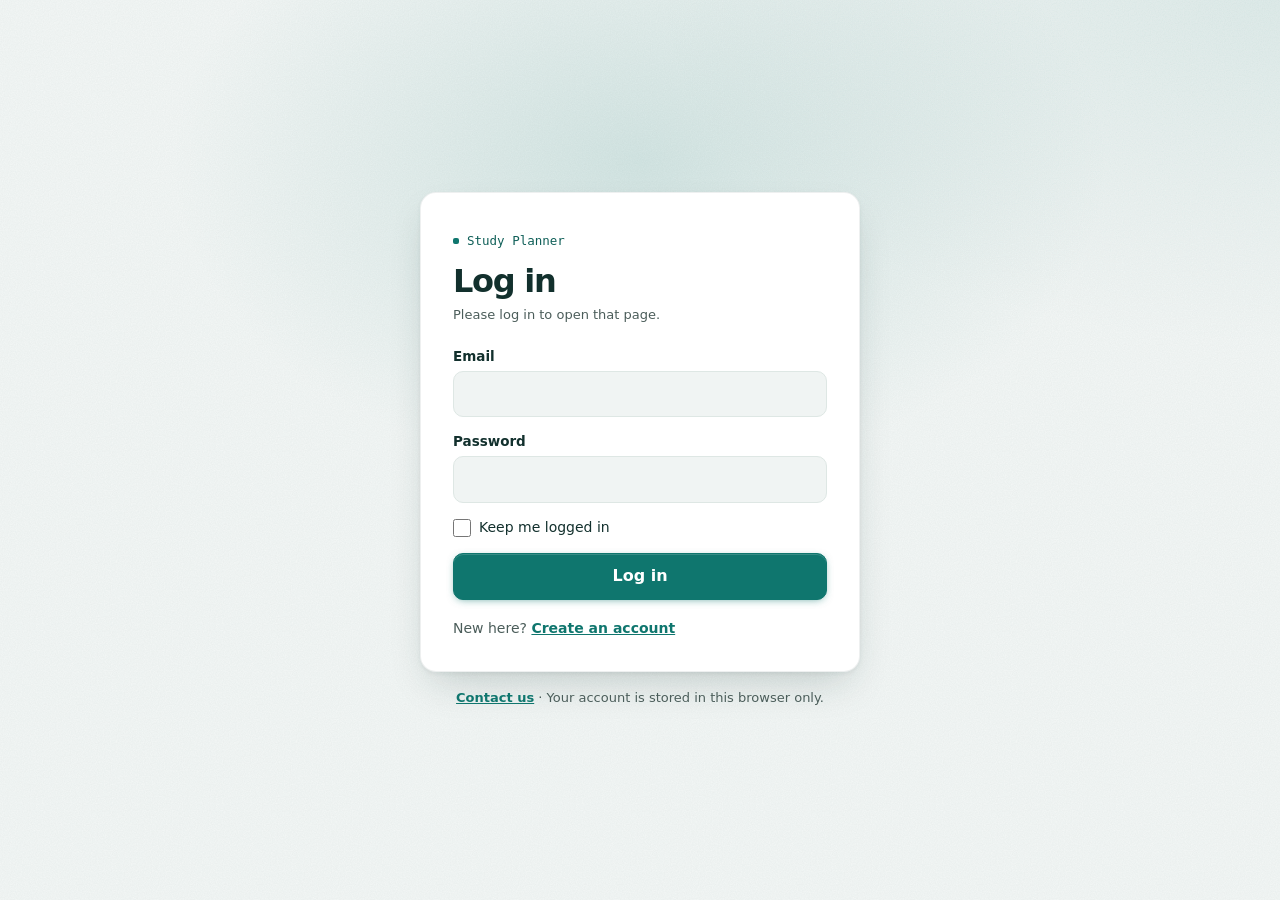
<file: index.html>
<!doctype html>
<html lang="en" data-auth="required">
<head>
<meta charset="utf-8">
<!-- Security policy: scripts may only come from this site (no inline or injected scripts); styles and fonts only from this site and Google Fonts. -->
<meta http-equiv="Content-Security-Policy" content="default-src 'self'; script-src 'self'; style-src 'self' https://fonts.googleapis.com; font-src https://fonts.gstatic.com; img-src 'self' data:; connect-src 'none'; object-src 'none'; base-uri 'none'; form-action 'self'">
<meta name="viewport" content="width=device-width, initial-scale=1, viewport-fit=cover">
<meta name="theme-color" content="#F4F7F6" media="(prefers-color-scheme: light)">
<meta name="theme-color" content="#0B1514" media="(prefers-color-scheme: dark)">
<link rel="preconnect" href="https://fonts.googleapis.com">
<link rel="preconnect" href="https://fonts.gstatic.com" crossorigin>
<title>Study Planner</title>
<meta name="description" content="Free study planner for university students: plan your week, track tasks and exams, generate study plans for Engineering, Computer Science, IT and Business subjects, and review flashcards.">
<link rel="stylesheet" href="https://fonts.googleapis.com/css2?family=Geist:wght@400;500;600;700&family=Geist+Mono:wght@400;500&display=swap">
<link rel="icon" href="assets/favicon.svg" type="image/svg+xml">
<link rel="stylesheet" href="css/style.css">
<script src="js/auth.js"></script>
</head>
<body data-view="overview">
<a class="skip-link" href="#view">Skip to content</a>
<div class="app">
  <!-- Main navigation: a sidebar on computers, a bottom bar on phones (see css/style.css).
       On phones only the first four links fit; the rest are under "More". -->
  <nav class="appnav" aria-label="Main">
    <a class="brand" href="index.html"><img src="assets/favicon.svg" alt="" width="28" height="28"><span>Study Planner</span></a>
    <ul class="nav-list">
      <li><a href="index.html" data-view="overview"><svg viewBox="0 0 24 24" aria-hidden="true"><path d="M3 10.5 12 3l9 7.5V20a1 1 0 0 1-1 1h-5v-6H9v6H4a1 1 0 0 1-1-1z"/></svg><span>Home</span></a></li>
      <li><a href="tasks.html" data-view="tasks"><svg viewBox="0 0 24 24" aria-hidden="true"><rect x="3" y="3" width="18" height="18" rx="4"/><path d="m8 12 3 3 5-6"/></svg><span>Tasks</span></a></li>
      <li><a href="plans.html" data-view="plans"><svg viewBox="0 0 24 24" aria-hidden="true"><path d="M2 5h6a4 4 0 0 1 4 4v12a3 3 0 0 0-3-3H2z"/><path d="M22 5h-6a4 4 0 0 0-4 4v12a3 3 0 0 1 3-3h7z"/></svg><span>Plans</span></a></li>
      <li><a href="schedule.html" data-view="schedule"><svg viewBox="0 0 24 24" aria-hidden="true"><rect x="3" y="4" width="18" height="18" rx="3"/><path d="M16 2v4M8 2v4M3 10h18"/></svg><span>Schedule</span></a></li>
      <li class="nav-secondary"><a href="flashcards.html" data-view="flashcards"><svg viewBox="0 0 24 24" aria-hidden="true"><rect x="7" y="3" width="14" height="14" rx="3"/><path d="M3 8v10a3 3 0 0 0 3 3h10"/></svg><span>Flashcards</span></a></li>
      <li class="nav-secondary"><a href="focus.html" data-view="focus"><svg viewBox="0 0 24 24" aria-hidden="true"><circle cx="12" cy="13" r="8"/><path d="M12 9v4l2.5 2.5M9 2h6"/></svg><span>Focus</span></a></li>
      <li class="nav-secondary"><a href="subjects.html" data-view="subjects"><svg viewBox="0 0 24 24" aria-hidden="true"><path d="M22 10 12 5 2 10l10 5z"/><path d="M6 12v5c3 2 9 2 12 0v-5"/></svg><span>Subjects</span></a></li>
      <li class="nav-secondary"><a href="contact.html"><svg viewBox="0 0 24 24" aria-hidden="true"><rect x="2" y="4" width="20" height="16" rx="3"/><path d="m22 7-10 6L2 7"/></svg><span>Contact</span></a></li>
      <li class="nav-more-item">
        <details class="nav-more">
          <summary><svg viewBox="0 0 24 24" aria-hidden="true"><circle cx="5" cy="12" r="1.6"/><circle cx="12" cy="12" r="1.6"/><circle cx="19" cy="12" r="1.6"/></svg><span>More</span></summary>
          <div class="more-sheet">
            <a href="flashcards.html" data-view="flashcards"><svg viewBox="0 0 24 24" aria-hidden="true"><rect x="7" y="3" width="14" height="14" rx="3"/><path d="M3 8v10a3 3 0 0 0 3 3h10"/></svg>Flashcards</a>
            <a href="focus.html" data-view="focus"><svg viewBox="0 0 24 24" aria-hidden="true"><circle cx="12" cy="13" r="8"/><path d="M12 9v4l2.5 2.5M9 2h6"/></svg>Focus timer</a>
            <a href="subjects.html" data-view="subjects"><svg viewBox="0 0 24 24" aria-hidden="true"><path d="M22 10 12 5 2 10l10 5z"/><path d="M6 12v5c3 2 9 2 12 0v-5"/></svg>Subjects</a>
            <a href="contact.html"><svg viewBox="0 0 24 24" aria-hidden="true"><rect x="2" y="4" width="20" height="16" rx="3"/><path d="m22 7-10 6L2 7"/></svg>Contact</a>
            <div class="account" data-account></div>
          </div>
        </details>
      </li>
    </ul>
    <div class="account nav-account" data-account></div>
  </nav>

  <div class="main">
    <header class="pagehead">
      <p class="today-label" id="today-label"></p>
      <h1 id="page-title">Home</h1>
      <p class="page-sub" id="page-sub">Here is your day at a glance.</p>
    </header>
    <main id="view"></main>
    <p class="foot">Your plan is saved in this browser only.</p>
  </div>
</div>
<div id="toast" role="status" aria-live="polite"><span></span></div>
<!-- Order matters: each file uses things declared in the files above it. -->
<script src="js/nav.js"></script>
<script src="js/constants.js"></script>
<script src="js/topics.js"></script>
<script src="js/utils.js"></script>
<script src="js/state.js"></script>
<script src="js/catalog.js"></script>
<script src="js/tasks.js"></script>
<script src="js/streaks.js"></script>
<script src="js/plans.js"></script>
<script src="js/overview.js"></script>
<script src="js/schedule.js"></script>
<script src="js/focus.js"></script>
<script src="js/subjects.js"></script>
<script src="js/flashcards.js"></script>
<script src="js/main.js"></script>
</body>
</html>
</file>
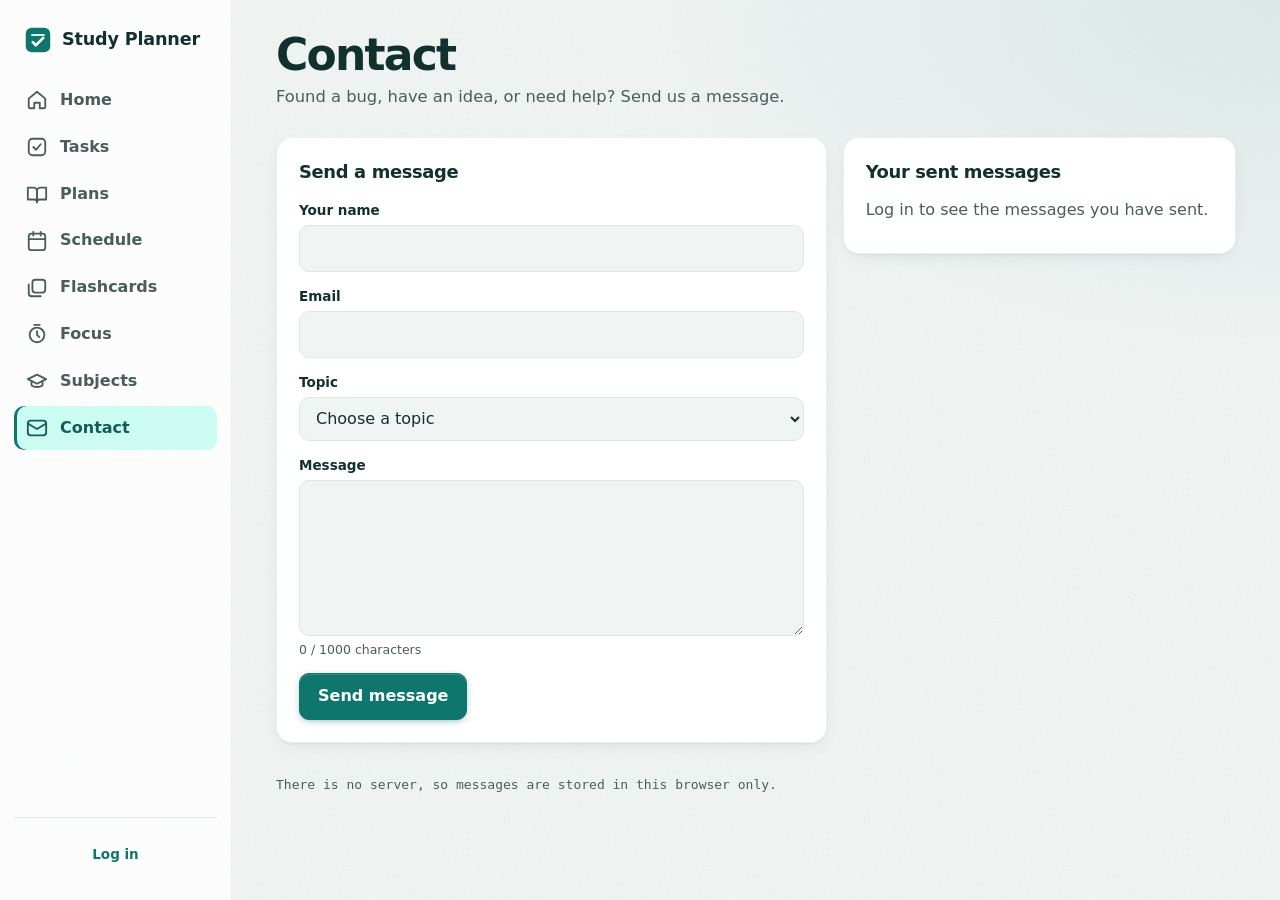
<file: contact.html>
<!doctype html>
<html lang="en">
<head>
<meta charset="utf-8">
<!-- Security policy: scripts may only come from this site (no inline or injected scripts); styles and fonts only from this site and Google Fonts. -->
<meta http-equiv="Content-Security-Policy" content="default-src 'self'; script-src 'self'; style-src 'self' https://fonts.googleapis.com; font-src https://fonts.gstatic.com; img-src 'self' data:; connect-src 'none'; object-src 'none'; base-uri 'none'; form-action 'self'">
<meta name="viewport" content="width=device-width, initial-scale=1, viewport-fit=cover">
<meta name="theme-color" content="#F4F7F6" media="(prefers-color-scheme: light)">
<meta name="theme-color" content="#0B1514" media="(prefers-color-scheme: dark)">
<link rel="preconnect" href="https://fonts.googleapis.com">
<link rel="preconnect" href="https://fonts.gstatic.com" crossorigin>
<title>Contact · Study Planner</title>
<meta name="description" content="Contact Study Planner: ask a question, report a bug or suggest a feature.">
<link rel="stylesheet" href="https://fonts.googleapis.com/css2?family=Geist:wght@400;500;600;700&family=Geist+Mono:wght@400;500&display=swap">
<link rel="icon" href="assets/favicon.svg" type="image/svg+xml">
<link rel="stylesheet" href="css/style.css">
<script src="js/auth.js"></script>
</head>
<body>
<a class="skip-link" href="#main">Skip to content</a>
<div class="app">
  <!-- Main navigation: a sidebar on computers, a bottom bar on phones (see css/style.css).
       On phones only the first four links fit; the rest are under "More". -->
  <nav class="appnav" aria-label="Main">
    <a class="brand" href="index.html"><img src="assets/favicon.svg" alt="" width="28" height="28"><span>Study Planner</span></a>
    <ul class="nav-list">
      <li><a href="index.html" data-view="overview"><svg viewBox="0 0 24 24" aria-hidden="true"><path d="M3 10.5 12 3l9 7.5V20a1 1 0 0 1-1 1h-5v-6H9v6H4a1 1 0 0 1-1-1z"/></svg><span>Home</span></a></li>
      <li><a href="tasks.html" data-view="tasks"><svg viewBox="0 0 24 24" aria-hidden="true"><rect x="3" y="3" width="18" height="18" rx="4"/><path d="m8 12 3 3 5-6"/></svg><span>Tasks</span></a></li>
      <li><a href="plans.html" data-view="plans"><svg viewBox="0 0 24 24" aria-hidden="true"><path d="M2 5h6a4 4 0 0 1 4 4v12a3 3 0 0 0-3-3H2z"/><path d="M22 5h-6a4 4 0 0 0-4 4v12a3 3 0 0 1 3-3h7z"/></svg><span>Plans</span></a></li>
      <li><a href="schedule.html" data-view="schedule"><svg viewBox="0 0 24 24" aria-hidden="true"><rect x="3" y="4" width="18" height="18" rx="3"/><path d="M16 2v4M8 2v4M3 10h18"/></svg><span>Schedule</span></a></li>
      <li class="nav-secondary"><a href="flashcards.html" data-view="flashcards"><svg viewBox="0 0 24 24" aria-hidden="true"><rect x="7" y="3" width="14" height="14" rx="3"/><path d="M3 8v10a3 3 0 0 0 3 3h10"/></svg><span>Flashcards</span></a></li>
      <li class="nav-secondary"><a href="focus.html" data-view="focus"><svg viewBox="0 0 24 24" aria-hidden="true"><circle cx="12" cy="13" r="8"/><path d="M12 9v4l2.5 2.5M9 2h6"/></svg><span>Focus</span></a></li>
      <li class="nav-secondary"><a href="subjects.html" data-view="subjects"><svg viewBox="0 0 24 24" aria-hidden="true"><path d="M22 10 12 5 2 10l10 5z"/><path d="M6 12v5c3 2 9 2 12 0v-5"/></svg><span>Subjects</span></a></li>
      <li class="nav-secondary"><a href="contact.html" aria-current="page"><svg viewBox="0 0 24 24" aria-hidden="true"><rect x="2" y="4" width="20" height="16" rx="3"/><path d="m22 7-10 6L2 7"/></svg><span>Contact</span></a></li>
      <li class="nav-more-item">
        <details class="nav-more">
          <summary><svg viewBox="0 0 24 24" aria-hidden="true"><circle cx="5" cy="12" r="1.6"/><circle cx="12" cy="12" r="1.6"/><circle cx="19" cy="12" r="1.6"/></svg><span>More</span></summary>
          <div class="more-sheet">
            <a href="flashcards.html" data-view="flashcards"><svg viewBox="0 0 24 24" aria-hidden="true"><rect x="7" y="3" width="14" height="14" rx="3"/><path d="M3 8v10a3 3 0 0 0 3 3h10"/></svg>Flashcards</a>
            <a href="focus.html" data-view="focus"><svg viewBox="0 0 24 24" aria-hidden="true"><circle cx="12" cy="13" r="8"/><path d="M12 9v4l2.5 2.5M9 2h6"/></svg>Focus timer</a>
            <a href="subjects.html" data-view="subjects"><svg viewBox="0 0 24 24" aria-hidden="true"><path d="M22 10 12 5 2 10l10 5z"/><path d="M6 12v5c3 2 9 2 12 0v-5"/></svg>Subjects</a>
            <a href="contact.html" aria-current="page"><svg viewBox="0 0 24 24" aria-hidden="true"><rect x="2" y="4" width="20" height="16" rx="3"/><path d="m22 7-10 6L2 7"/></svg>Contact</a>
            <div class="account" data-account></div>
          </div>
        </details>
      </li>
    </ul>
    <div class="account nav-account" data-account></div>
  </nav>

  <div class="main">
    <header class="pagehead">
      <h1 id="page-title">Contact</h1>
      <p class="page-sub">Found a bug, have an idea, or need help? Send us a message.</p>
    </header>
    <main class="contact-layout" id="main">
      <section class="panel" aria-labelledby="contact-title">
        <div class="panel-head"><h2 id="contact-title">Send a message</h2></div>

        <form id="contact-form" class="auth-form" novalidate>
          <div class="field">
            <label for="name">Your name</label>
            <input type="text" id="name" name="name" autocomplete="name" aria-describedby="name-error">
            <p class="field-error" id="name-error" aria-live="polite"></p>
          </div>

          <div class="field">
            <label for="email">Email</label>
            <input type="email" id="email" name="email" autocomplete="email" spellcheck="false" aria-describedby="email-error">
            <p class="field-error" id="email-error" aria-live="polite"></p>
          </div>

          <div class="field">
            <label for="topic">Topic</label>
            <select id="topic" name="topic" aria-describedby="topic-error">
              <option value="">Choose a topic</option>
              <option value="question">General question</option>
              <option value="bug">Report a bug</option>
              <option value="idea">Suggest a feature</option>
            </select>
            <p class="field-error" id="topic-error" aria-live="polite"></p>
          </div>

          <div class="field">
            <label for="message">Message</label>
            <textarea id="message" name="message" rows="6" maxlength="1000" aria-describedby="message-count message-error"></textarea>
            <p class="field-hint" id="message-count">0 / 1000 characters</p>
            <p class="field-error" id="message-error" aria-live="polite"></p>
          </div>

          <p class="form-error" role="alert"></p>
          <button class="btn" type="submit">Send message</button>
          <p class="form-success" id="contact-success" role="status"></p>
        </form>
      </section>

      <section class="panel" aria-labelledby="sent-title">
        <div class="panel-head"><h2 id="sent-title">Your sent messages</h2></div>
        <ul class="sent-list" id="sent-list"></ul>
      </section>
    </main>
    <p class="foot">There is no server, so messages are stored in this browser only.</p>
  </div>
</div>
<script src="js/nav.js"></script>
<script src="js/validate.js"></script>
<script src="js/contact.js"></script>
</body>
</html>
</file>
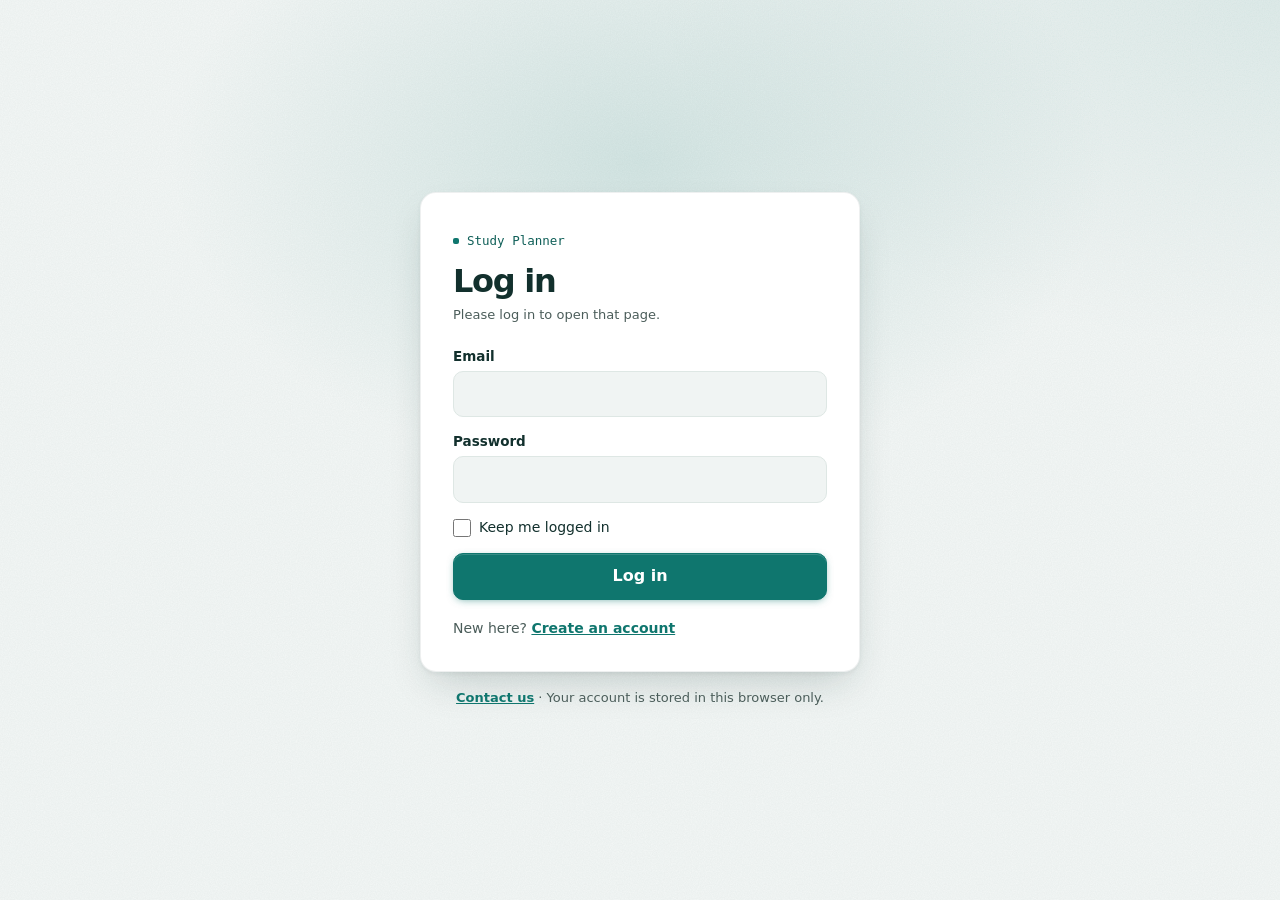
<file: flashcards.html>
<!doctype html>
<html lang="en" data-auth="required">
<head>
<meta charset="utf-8">
<!-- Security policy: scripts may only come from this site (no inline or injected scripts); styles and fonts only from this site and Google Fonts. -->
<meta http-equiv="Content-Security-Policy" content="default-src 'self'; script-src 'self'; style-src 'self' https://fonts.googleapis.com; font-src https://fonts.gstatic.com; img-src 'self' data:; connect-src 'none'; object-src 'none'; base-uri 'none'; form-action 'self'">
<meta name="viewport" content="width=device-width, initial-scale=1, viewport-fit=cover">
<meta name="theme-color" content="#F4F7F6" media="(prefers-color-scheme: light)">
<meta name="theme-color" content="#0B1514" media="(prefers-color-scheme: dark)">
<link rel="preconnect" href="https://fonts.googleapis.com">
<link rel="preconnect" href="https://fonts.gstatic.com" crossorigin>
<title>Flashcards · Study Planner</title>
<meta name="description" content="Review flashcards with spaced repetition to remember what you study.">
<link rel="stylesheet" href="https://fonts.googleapis.com/css2?family=Geist:wght@400;500;600;700&family=Geist+Mono:wght@400;500&display=swap">
<link rel="icon" href="assets/favicon.svg" type="image/svg+xml">
<link rel="stylesheet" href="css/style.css">
<script src="js/auth.js"></script>
</head>
<body data-view="flashcards">
<a class="skip-link" href="#view">Skip to content</a>
<div class="app">
  <!-- Main navigation: a sidebar on computers, a bottom bar on phones (see css/style.css).
       On phones only the first four links fit; the rest are under "More". -->
  <nav class="appnav" aria-label="Main">
    <a class="brand" href="index.html"><img src="assets/favicon.svg" alt="" width="28" height="28"><span>Study Planner</span></a>
    <ul class="nav-list">
      <li><a href="index.html" data-view="overview"><svg viewBox="0 0 24 24" aria-hidden="true"><path d="M3 10.5 12 3l9 7.5V20a1 1 0 0 1-1 1h-5v-6H9v6H4a1 1 0 0 1-1-1z"/></svg><span>Home</span></a></li>
      <li><a href="tasks.html" data-view="tasks"><svg viewBox="0 0 24 24" aria-hidden="true"><rect x="3" y="3" width="18" height="18" rx="4"/><path d="m8 12 3 3 5-6"/></svg><span>Tasks</span></a></li>
      <li><a href="plans.html" data-view="plans"><svg viewBox="0 0 24 24" aria-hidden="true"><path d="M2 5h6a4 4 0 0 1 4 4v12a3 3 0 0 0-3-3H2z"/><path d="M22 5h-6a4 4 0 0 0-4 4v12a3 3 0 0 1 3-3h7z"/></svg><span>Plans</span></a></li>
      <li><a href="schedule.html" data-view="schedule"><svg viewBox="0 0 24 24" aria-hidden="true"><rect x="3" y="4" width="18" height="18" rx="3"/><path d="M16 2v4M8 2v4M3 10h18"/></svg><span>Schedule</span></a></li>
      <li class="nav-secondary"><a href="flashcards.html" data-view="flashcards"><svg viewBox="0 0 24 24" aria-hidden="true"><rect x="7" y="3" width="14" height="14" rx="3"/><path d="M3 8v10a3 3 0 0 0 3 3h10"/></svg><span>Flashcards</span></a></li>
      <li class="nav-secondary"><a href="focus.html" data-view="focus"><svg viewBox="0 0 24 24" aria-hidden="true"><circle cx="12" cy="13" r="8"/><path d="M12 9v4l2.5 2.5M9 2h6"/></svg><span>Focus</span></a></li>
      <li class="nav-secondary"><a href="subjects.html" data-view="subjects"><svg viewBox="0 0 24 24" aria-hidden="true"><path d="M22 10 12 5 2 10l10 5z"/><path d="M6 12v5c3 2 9 2 12 0v-5"/></svg><span>Subjects</span></a></li>
      <li class="nav-secondary"><a href="contact.html"><svg viewBox="0 0 24 24" aria-hidden="true"><rect x="2" y="4" width="20" height="16" rx="3"/><path d="m22 7-10 6L2 7"/></svg><span>Contact</span></a></li>
      <li class="nav-more-item">
        <details class="nav-more">
          <summary><svg viewBox="0 0 24 24" aria-hidden="true"><circle cx="5" cy="12" r="1.6"/><circle cx="12" cy="12" r="1.6"/><circle cx="19" cy="12" r="1.6"/></svg><span>More</span></summary>
          <div class="more-sheet">
            <a href="flashcards.html" data-view="flashcards"><svg viewBox="0 0 24 24" aria-hidden="true"><rect x="7" y="3" width="14" height="14" rx="3"/><path d="M3 8v10a3 3 0 0 0 3 3h10"/></svg>Flashcards</a>
            <a href="focus.html" data-view="focus"><svg viewBox="0 0 24 24" aria-hidden="true"><circle cx="12" cy="13" r="8"/><path d="M12 9v4l2.5 2.5M9 2h6"/></svg>Focus timer</a>
            <a href="subjects.html" data-view="subjects"><svg viewBox="0 0 24 24" aria-hidden="true"><path d="M22 10 12 5 2 10l10 5z"/><path d="M6 12v5c3 2 9 2 12 0v-5"/></svg>Subjects</a>
            <a href="contact.html"><svg viewBox="0 0 24 24" aria-hidden="true"><rect x="2" y="4" width="20" height="16" rx="3"/><path d="m22 7-10 6L2 7"/></svg>Contact</a>
            <div class="account" data-account></div>
          </div>
        </details>
      </li>
    </ul>
    <div class="account nav-account" data-account></div>
  </nav>

  <div class="main">
    <header class="pagehead">
      <p class="today-label" id="today-label"></p>
      <h1 id="page-title">Flashcards</h1>
      <p class="page-sub" id="page-sub">Review cards a little every day to remember more.</p>
    </header>
    <main id="view"></main>
    <p class="foot">Your plan is saved in this browser only.</p>
  </div>
</div>
<div id="toast" role="status" aria-live="polite"><span></span></div>
<!-- Order matters: each file uses things declared in the files above it. -->
<script src="js/nav.js"></script>
<script src="js/constants.js"></script>
<script src="js/topics.js"></script>
<script src="js/utils.js"></script>
<script src="js/state.js"></script>
<script src="js/catalog.js"></script>
<script src="js/tasks.js"></script>
<script src="js/streaks.js"></script>
<script src="js/plans.js"></script>
<script src="js/overview.js"></script>
<script src="js/schedule.js"></script>
<script src="js/focus.js"></script>
<script src="js/subjects.js"></script>
<script src="js/flashcards.js"></script>
<script src="js/main.js"></script>
</body>
</html>
</file>
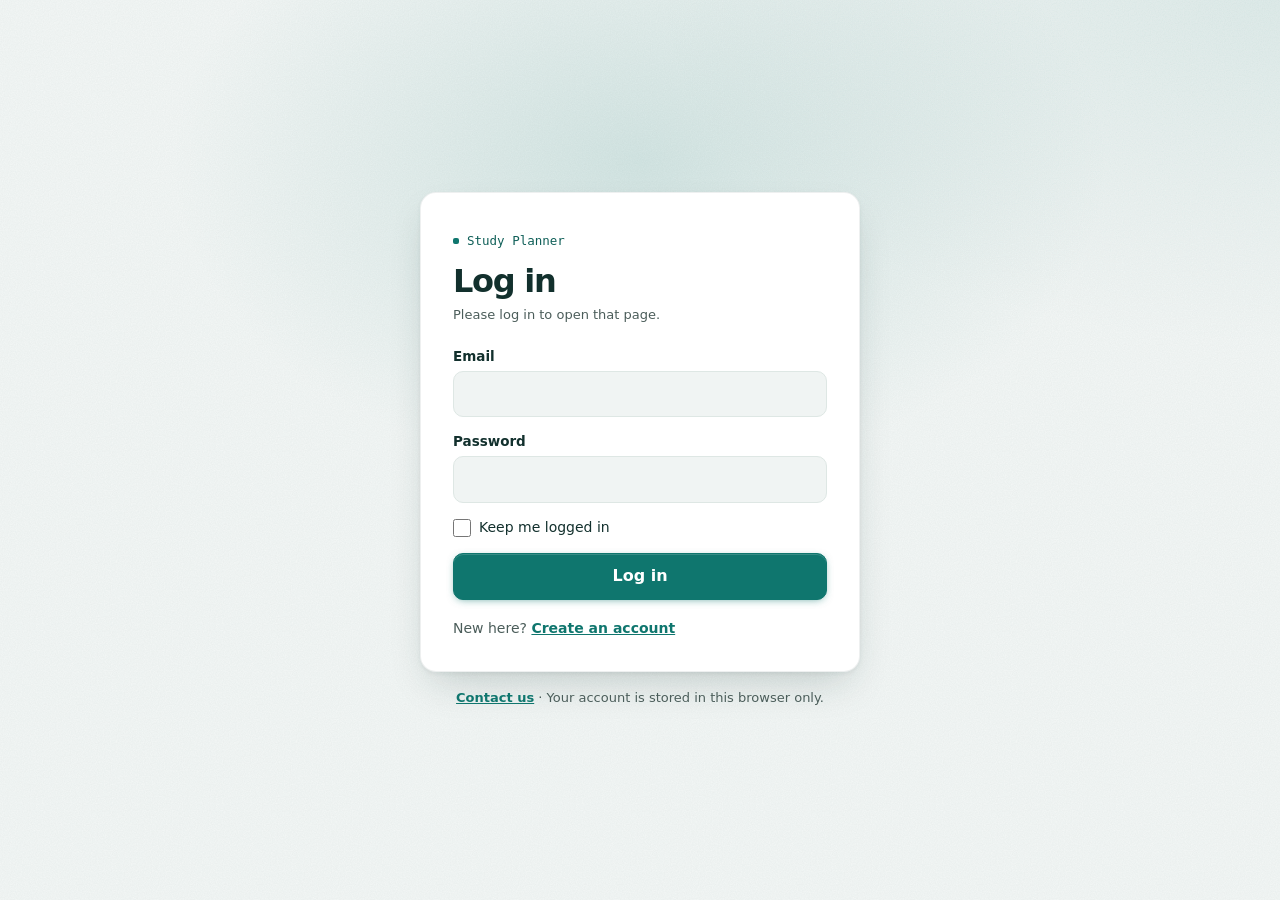
<file: focus.html>
<!doctype html>
<html lang="en" data-auth="required">
<head>
<meta charset="utf-8">
<!-- Security policy: scripts may only come from this site (no inline or injected scripts); styles and fonts only from this site and Google Fonts. -->
<meta http-equiv="Content-Security-Policy" content="default-src 'self'; script-src 'self'; style-src 'self' https://fonts.googleapis.com; font-src https://fonts.gstatic.com; img-src 'self' data:; connect-src 'none'; object-src 'none'; base-uri 'none'; form-action 'self'">
<meta name="viewport" content="width=device-width, initial-scale=1, viewport-fit=cover">
<meta name="theme-color" content="#F4F7F6" media="(prefers-color-scheme: light)">
<meta name="theme-color" content="#0B1514" media="(prefers-color-scheme: dark)">
<link rel="preconnect" href="https://fonts.googleapis.com">
<link rel="preconnect" href="https://fonts.gstatic.com" crossorigin>
<title>Focus · Study Planner</title>
<meta name="description" content="Pomodoro focus timer to log your study sessions.">
<link rel="stylesheet" href="https://fonts.googleapis.com/css2?family=Geist:wght@400;500;600;700&family=Geist+Mono:wght@400;500&display=swap">
<link rel="icon" href="assets/favicon.svg" type="image/svg+xml">
<link rel="stylesheet" href="css/style.css">
<script src="js/auth.js"></script>
</head>
<body data-view="focus">
<a class="skip-link" href="#view">Skip to content</a>
<div class="app">
  <!-- Main navigation: a sidebar on computers, a bottom bar on phones (see css/style.css).
       On phones only the first four links fit; the rest are under "More". -->
  <nav class="appnav" aria-label="Main">
    <a class="brand" href="index.html"><img src="assets/favicon.svg" alt="" width="28" height="28"><span>Study Planner</span></a>
    <ul class="nav-list">
      <li><a href="index.html" data-view="overview"><svg viewBox="0 0 24 24" aria-hidden="true"><path d="M3 10.5 12 3l9 7.5V20a1 1 0 0 1-1 1h-5v-6H9v6H4a1 1 0 0 1-1-1z"/></svg><span>Home</span></a></li>
      <li><a href="tasks.html" data-view="tasks"><svg viewBox="0 0 24 24" aria-hidden="true"><rect x="3" y="3" width="18" height="18" rx="4"/><path d="m8 12 3 3 5-6"/></svg><span>Tasks</span></a></li>
      <li><a href="plans.html" data-view="plans"><svg viewBox="0 0 24 24" aria-hidden="true"><path d="M2 5h6a4 4 0 0 1 4 4v12a3 3 0 0 0-3-3H2z"/><path d="M22 5h-6a4 4 0 0 0-4 4v12a3 3 0 0 1 3-3h7z"/></svg><span>Plans</span></a></li>
      <li><a href="schedule.html" data-view="schedule"><svg viewBox="0 0 24 24" aria-hidden="true"><rect x="3" y="4" width="18" height="18" rx="3"/><path d="M16 2v4M8 2v4M3 10h18"/></svg><span>Schedule</span></a></li>
      <li class="nav-secondary"><a href="flashcards.html" data-view="flashcards"><svg viewBox="0 0 24 24" aria-hidden="true"><rect x="7" y="3" width="14" height="14" rx="3"/><path d="M3 8v10a3 3 0 0 0 3 3h10"/></svg><span>Flashcards</span></a></li>
      <li class="nav-secondary"><a href="focus.html" data-view="focus"><svg viewBox="0 0 24 24" aria-hidden="true"><circle cx="12" cy="13" r="8"/><path d="M12 9v4l2.5 2.5M9 2h6"/></svg><span>Focus</span></a></li>
      <li class="nav-secondary"><a href="subjects.html" data-view="subjects"><svg viewBox="0 0 24 24" aria-hidden="true"><path d="M22 10 12 5 2 10l10 5z"/><path d="M6 12v5c3 2 9 2 12 0v-5"/></svg><span>Subjects</span></a></li>
      <li class="nav-secondary"><a href="contact.html"><svg viewBox="0 0 24 24" aria-hidden="true"><rect x="2" y="4" width="20" height="16" rx="3"/><path d="m22 7-10 6L2 7"/></svg><span>Contact</span></a></li>
      <li class="nav-more-item">
        <details class="nav-more">
          <summary><svg viewBox="0 0 24 24" aria-hidden="true"><circle cx="5" cy="12" r="1.6"/><circle cx="12" cy="12" r="1.6"/><circle cx="19" cy="12" r="1.6"/></svg><span>More</span></summary>
          <div class="more-sheet">
            <a href="flashcards.html" data-view="flashcards"><svg viewBox="0 0 24 24" aria-hidden="true"><rect x="7" y="3" width="14" height="14" rx="3"/><path d="M3 8v10a3 3 0 0 0 3 3h10"/></svg>Flashcards</a>
            <a href="focus.html" data-view="focus"><svg viewBox="0 0 24 24" aria-hidden="true"><circle cx="12" cy="13" r="8"/><path d="M12 9v4l2.5 2.5M9 2h6"/></svg>Focus timer</a>
            <a href="subjects.html" data-view="subjects"><svg viewBox="0 0 24 24" aria-hidden="true"><path d="M22 10 12 5 2 10l10 5z"/><path d="M6 12v5c3 2 9 2 12 0v-5"/></svg>Subjects</a>
            <a href="contact.html"><svg viewBox="0 0 24 24" aria-hidden="true"><rect x="2" y="4" width="20" height="16" rx="3"/><path d="m22 7-10 6L2 7"/></svg>Contact</a>
            <div class="account" data-account></div>
          </div>
        </details>
      </li>
    </ul>
    <div class="account nav-account" data-account></div>
  </nav>

  <div class="main">
    <header class="pagehead">
      <p class="today-label" id="today-label"></p>
      <h1 id="page-title">Focus timer</h1>
      <p class="page-sub" id="page-sub">Study in focused blocks and log your time.</p>
    </header>
    <main id="view"></main>
    <p class="foot">Your plan is saved in this browser only.</p>
  </div>
</div>
<div id="toast" role="status" aria-live="polite"><span></span></div>
<!-- Order matters: each file uses things declared in the files above it. -->
<script src="js/nav.js"></script>
<script src="js/constants.js"></script>
<script src="js/topics.js"></script>
<script src="js/utils.js"></script>
<script src="js/state.js"></script>
<script src="js/catalog.js"></script>
<script src="js/tasks.js"></script>
<script src="js/streaks.js"></script>
<script src="js/plans.js"></script>
<script src="js/overview.js"></script>
<script src="js/schedule.js"></script>
<script src="js/focus.js"></script>
<script src="js/subjects.js"></script>
<script src="js/flashcards.js"></script>
<script src="js/main.js"></script>
</body>
</html>
</file>
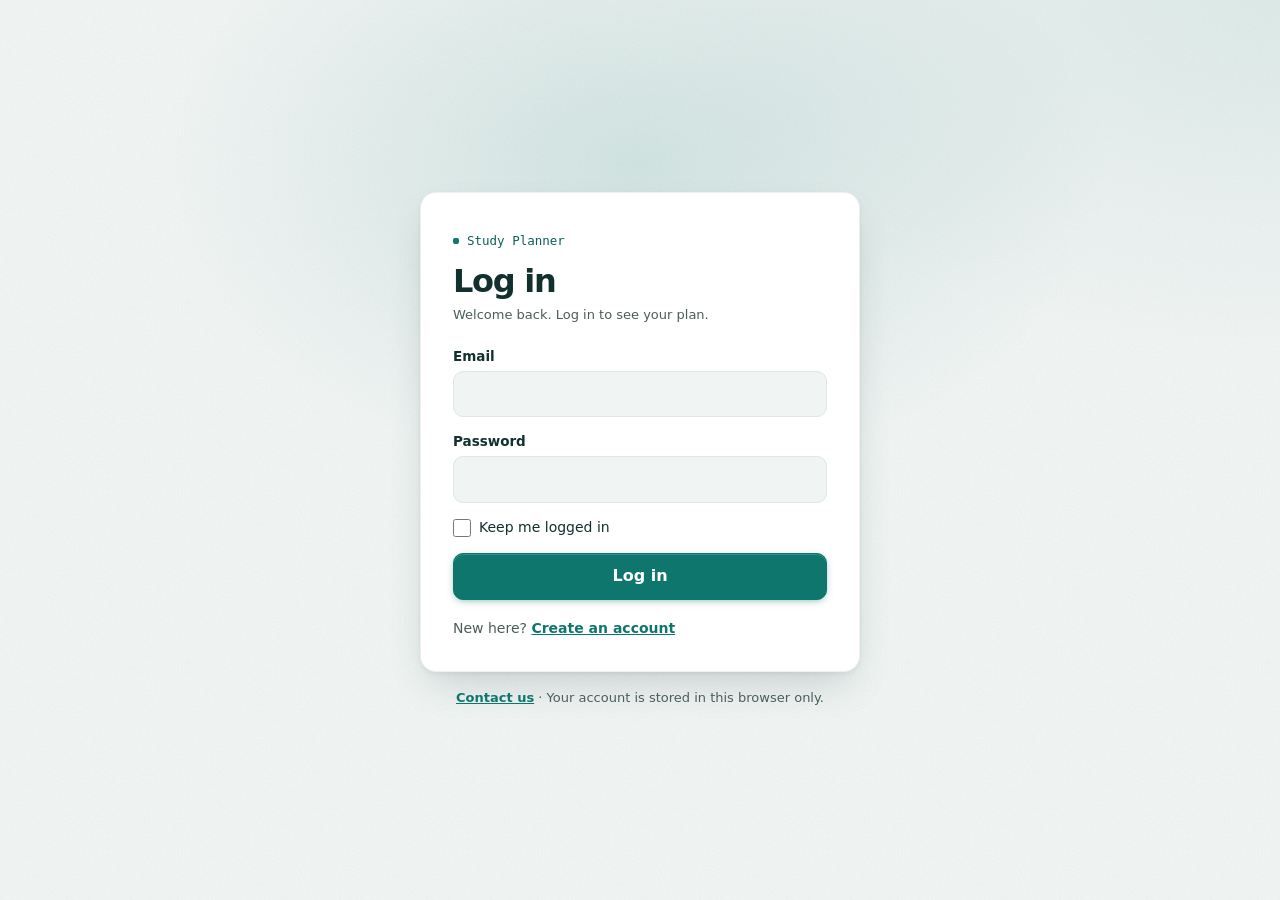
<file: login.html>
<!doctype html>
<html lang="en" data-auth="guest">
<head>
<meta charset="utf-8">
<!-- Security policy: scripts may only come from this site (no inline or injected scripts); styles and fonts only from this site and Google Fonts. -->
<meta http-equiv="Content-Security-Policy" content="default-src 'self'; script-src 'self'; style-src 'self' https://fonts.googleapis.com; font-src https://fonts.gstatic.com; img-src 'self' data:; connect-src 'none'; object-src 'none'; base-uri 'none'; form-action 'self'">
<meta name="viewport" content="width=device-width, initial-scale=1, viewport-fit=cover">
<meta name="theme-color" content="#F4F7F6" media="(prefers-color-scheme: light)">
<meta name="theme-color" content="#0B1514" media="(prefers-color-scheme: dark)">
<link rel="preconnect" href="https://fonts.googleapis.com">
<link rel="preconnect" href="https://fonts.gstatic.com" crossorigin>
<title>Log in · Study Planner</title>
<meta name="description" content="Log in to Study Planner to see your tasks, weekly schedule, study plans and flashcards.">
<link rel="stylesheet" href="https://fonts.googleapis.com/css2?family=Geist:wght@400;500;600;700&family=Geist+Mono:wght@400;500&display=swap">
<link rel="icon" href="assets/favicon.svg" type="image/svg+xml">
<link rel="stylesheet" href="css/style.css">
<script src="js/auth.js"></script>
</head>
<body>
<main class="auth-page">
  <section class="panel auth-card" aria-labelledby="login-title">
    <p class="auth-brand">Study Planner</p>
    <h1 id="login-title">Log in</h1>
    <p class="muted-note" id="login-reason">Welcome back. Log in to see your plan.</p>

    <form id="login-form" class="auth-form" novalidate>
      <div class="field">
        <label for="email">Email</label>
        <input type="email" id="email" name="email" autocomplete="email" spellcheck="false" aria-describedby="email-error">
        <p class="field-error" id="email-error" aria-live="polite"></p>
      </div>

      <div class="field">
        <label for="password">Password</label>
        <input type="password" id="password" name="password" autocomplete="current-password" aria-describedby="password-error">
        <p class="field-error" id="password-error" aria-live="polite"></p>
      </div>

      <label class="check">
        <input type="checkbox" id="remember"> Keep me logged in
      </label>

      <p class="form-error" role="alert"></p>
      <button class="btn btn-full" type="submit">Log in</button>
    </form>

    <p class="auth-switch">New here? <a href="register.html">Create an account</a></p>
  </section>
  <p class="auth-foot"><a href="contact.html">Contact us</a> · Your account is stored in this browser only.</p>
</main>
<script src="js/validate.js"></script>
<script src="js/login.js"></script>
</body>
</html>
</file>
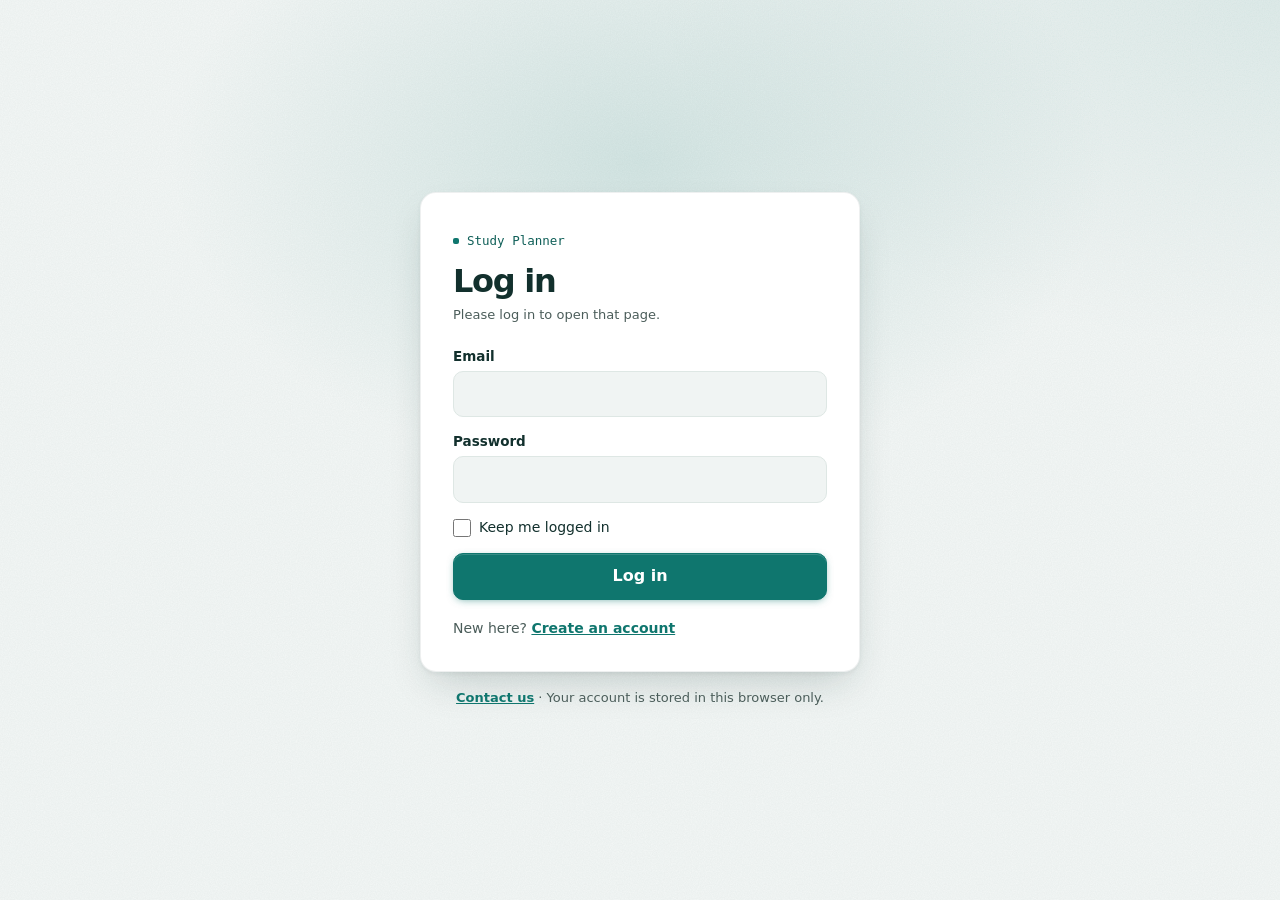
<file: plans.html>
<!doctype html>
<html lang="en" data-auth="required">
<head>
<meta charset="utf-8">
<!-- Security policy: scripts may only come from this site (no inline or injected scripts); styles and fonts only from this site and Google Fonts. -->
<meta http-equiv="Content-Security-Policy" content="default-src 'self'; script-src 'self'; style-src 'self' https://fonts.googleapis.com; font-src https://fonts.gstatic.com; img-src 'self' data:; connect-src 'none'; object-src 'none'; base-uri 'none'; form-action 'self'">
<meta name="viewport" content="width=device-width, initial-scale=1, viewport-fit=cover">
<meta name="theme-color" content="#F4F7F6" media="(prefers-color-scheme: light)">
<meta name="theme-color" content="#0B1514" media="(prefers-color-scheme: dark)">
<link rel="preconnect" href="https://fonts.googleapis.com">
<link rel="preconnect" href="https://fonts.gstatic.com" crossorigin>
<title>Study Plans · Study Planner</title>
<meta name="description" content="Generate day-by-day study plans for Engineering, Computer Science, IT and Business subjects at beginner, intermediate and advanced level.">
<link rel="stylesheet" href="https://fonts.googleapis.com/css2?family=Geist:wght@400;500;600;700&family=Geist+Mono:wght@400;500&display=swap">
<link rel="icon" href="assets/favicon.svg" type="image/svg+xml">
<link rel="stylesheet" href="css/style.css">
<script src="js/auth.js"></script>
</head>
<body data-view="plans">
<a class="skip-link" href="#view">Skip to content</a>
<div class="app">
  <!-- Main navigation: a sidebar on computers, a bottom bar on phones (see css/style.css).
       On phones only the first four links fit; the rest are under "More". -->
  <nav class="appnav" aria-label="Main">
    <a class="brand" href="index.html"><img src="assets/favicon.svg" alt="" width="28" height="28"><span>Study Planner</span></a>
    <ul class="nav-list">
      <li><a href="index.html" data-view="overview"><svg viewBox="0 0 24 24" aria-hidden="true"><path d="M3 10.5 12 3l9 7.5V20a1 1 0 0 1-1 1h-5v-6H9v6H4a1 1 0 0 1-1-1z"/></svg><span>Home</span></a></li>
      <li><a href="tasks.html" data-view="tasks"><svg viewBox="0 0 24 24" aria-hidden="true"><rect x="3" y="3" width="18" height="18" rx="4"/><path d="m8 12 3 3 5-6"/></svg><span>Tasks</span></a></li>
      <li><a href="plans.html" data-view="plans"><svg viewBox="0 0 24 24" aria-hidden="true"><path d="M2 5h6a4 4 0 0 1 4 4v12a3 3 0 0 0-3-3H2z"/><path d="M22 5h-6a4 4 0 0 0-4 4v12a3 3 0 0 1 3-3h7z"/></svg><span>Plans</span></a></li>
      <li><a href="schedule.html" data-view="schedule"><svg viewBox="0 0 24 24" aria-hidden="true"><rect x="3" y="4" width="18" height="18" rx="3"/><path d="M16 2v4M8 2v4M3 10h18"/></svg><span>Schedule</span></a></li>
      <li class="nav-secondary"><a href="flashcards.html" data-view="flashcards"><svg viewBox="0 0 24 24" aria-hidden="true"><rect x="7" y="3" width="14" height="14" rx="3"/><path d="M3 8v10a3 3 0 0 0 3 3h10"/></svg><span>Flashcards</span></a></li>
      <li class="nav-secondary"><a href="focus.html" data-view="focus"><svg viewBox="0 0 24 24" aria-hidden="true"><circle cx="12" cy="13" r="8"/><path d="M12 9v4l2.5 2.5M9 2h6"/></svg><span>Focus</span></a></li>
      <li class="nav-secondary"><a href="subjects.html" data-view="subjects"><svg viewBox="0 0 24 24" aria-hidden="true"><path d="M22 10 12 5 2 10l10 5z"/><path d="M6 12v5c3 2 9 2 12 0v-5"/></svg><span>Subjects</span></a></li>
      <li class="nav-secondary"><a href="contact.html"><svg viewBox="0 0 24 24" aria-hidden="true"><rect x="2" y="4" width="20" height="16" rx="3"/><path d="m22 7-10 6L2 7"/></svg><span>Contact</span></a></li>
      <li class="nav-more-item">
        <details class="nav-more">
          <summary><svg viewBox="0 0 24 24" aria-hidden="true"><circle cx="5" cy="12" r="1.6"/><circle cx="12" cy="12" r="1.6"/><circle cx="19" cy="12" r="1.6"/></svg><span>More</span></summary>
          <div class="more-sheet">
            <a href="flashcards.html" data-view="flashcards"><svg viewBox="0 0 24 24" aria-hidden="true"><rect x="7" y="3" width="14" height="14" rx="3"/><path d="M3 8v10a3 3 0 0 0 3 3h10"/></svg>Flashcards</a>
            <a href="focus.html" data-view="focus"><svg viewBox="0 0 24 24" aria-hidden="true"><circle cx="12" cy="13" r="8"/><path d="M12 9v4l2.5 2.5M9 2h6"/></svg>Focus timer</a>
            <a href="subjects.html" data-view="subjects"><svg viewBox="0 0 24 24" aria-hidden="true"><path d="M22 10 12 5 2 10l10 5z"/><path d="M6 12v5c3 2 9 2 12 0v-5"/></svg>Subjects</a>
            <a href="contact.html"><svg viewBox="0 0 24 24" aria-hidden="true"><rect x="2" y="4" width="20" height="16" rx="3"/><path d="m22 7-10 6L2 7"/></svg>Contact</a>
            <div class="account" data-account></div>
          </div>
        </details>
      </li>
    </ul>
    <div class="account nav-account" data-account></div>
  </nav>

  <div class="main">
    <header class="pagehead">
      <p class="today-label" id="today-label"></p>
      <h1 id="page-title">Study Plans</h1>
      <p class="page-sub" id="page-sub">Pick a subject from your college and get a day-by-day plan.</p>
    </header>
    <main id="view"></main>
    <p class="foot">Your plan is saved in this browser only.</p>
  </div>
</div>
<div id="toast" role="status" aria-live="polite"><span></span></div>
<!-- Order matters: each file uses things declared in the files above it. -->
<script src="js/nav.js"></script>
<script src="js/constants.js"></script>
<script src="js/topics.js"></script>
<script src="js/utils.js"></script>
<script src="js/state.js"></script>
<script src="js/catalog.js"></script>
<script src="js/tasks.js"></script>
<script src="js/streaks.js"></script>
<script src="js/plans.js"></script>
<script src="js/overview.js"></script>
<script src="js/schedule.js"></script>
<script src="js/focus.js"></script>
<script src="js/subjects.js"></script>
<script src="js/flashcards.js"></script>
<script src="js/main.js"></script>
</body>
</html>
</file>
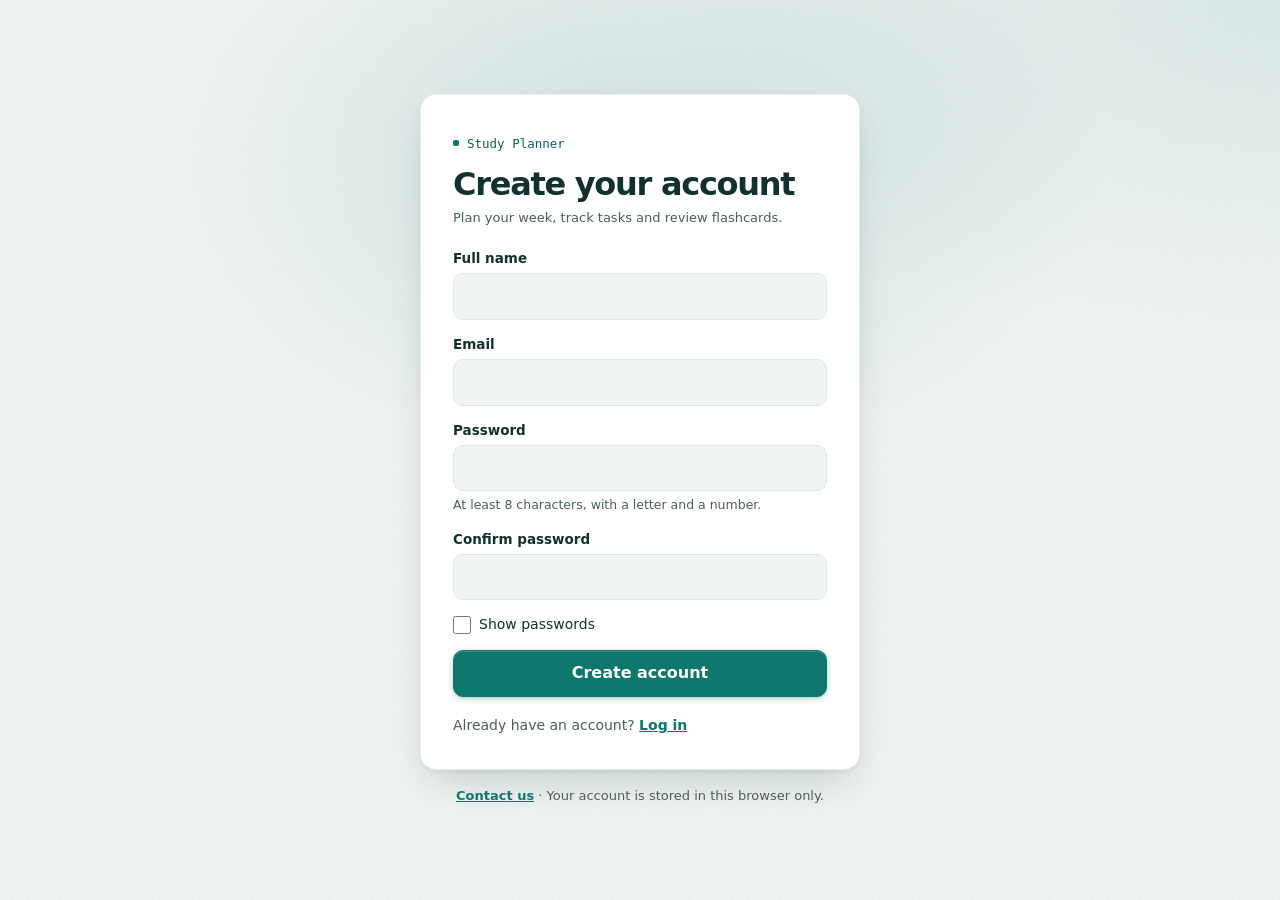
<file: register.html>
<!doctype html>
<html lang="en" data-auth="guest">
<head>
<meta charset="utf-8">
<!-- Security policy: scripts may only come from this site (no inline or injected scripts); styles and fonts only from this site and Google Fonts. -->
<meta http-equiv="Content-Security-Policy" content="default-src 'self'; script-src 'self'; style-src 'self' https://fonts.googleapis.com; font-src https://fonts.gstatic.com; img-src 'self' data:; connect-src 'none'; object-src 'none'; base-uri 'none'; form-action 'self'">
<meta name="viewport" content="width=device-width, initial-scale=1, viewport-fit=cover">
<meta name="theme-color" content="#F4F7F6" media="(prefers-color-scheme: light)">
<meta name="theme-color" content="#0B1514" media="(prefers-color-scheme: dark)">
<link rel="preconnect" href="https://fonts.googleapis.com">
<link rel="preconnect" href="https://fonts.gstatic.com" crossorigin>
<title>Create account · Study Planner</title>
<meta name="description" content="Create a free Study Planner account to plan your studies, track tasks and exams, and build study plans for over 50 university subjects.">
<link rel="stylesheet" href="https://fonts.googleapis.com/css2?family=Geist:wght@400;500;600;700&family=Geist+Mono:wght@400;500&display=swap">
<link rel="icon" href="assets/favicon.svg" type="image/svg+xml">
<link rel="stylesheet" href="css/style.css">
<script src="js/auth.js"></script>
</head>
<body>
<main class="auth-page">
  <section class="panel auth-card" aria-labelledby="register-title">
    <p class="auth-brand">Study Planner</p>
    <h1 id="register-title">Create your account</h1>
    <p class="muted-note">Plan your week, track tasks and review flashcards.</p>

    <form id="register-form" class="auth-form" novalidate>
      <div class="field">
        <label for="name">Full name</label>
        <input type="text" id="name" name="name" autocomplete="name" aria-describedby="name-error">
        <p class="field-error" id="name-error" aria-live="polite"></p>
      </div>

      <div class="field">
        <label for="email">Email</label>
        <input type="email" id="email" name="email" autocomplete="email" spellcheck="false" aria-describedby="email-error">
        <p class="field-error" id="email-error" aria-live="polite"></p>
      </div>

      <div class="field">
        <label for="password">Password</label>
        <input type="password" id="password" name="password" autocomplete="new-password" aria-describedby="password-hint password-error">
        <p class="field-hint" id="password-hint">At least 8 characters, with a letter and a number.</p>
        <p class="field-error" id="password-error" aria-live="polite"></p>
      </div>

      <div class="field">
        <label for="confirm">Confirm password</label>
        <input type="password" id="confirm" name="confirm" autocomplete="new-password" aria-describedby="confirm-error">
        <p class="field-error" id="confirm-error" aria-live="polite"></p>
      </div>

      <label class="check">
        <input type="checkbox" id="show-password"> Show passwords
      </label>

      <p class="form-error" role="alert"></p>
      <button class="btn btn-full" type="submit">Create account</button>
    </form>

    <p class="auth-switch">Already have an account? <a href="login.html">Log in</a></p>
  </section>
  <p class="auth-foot"><a href="contact.html">Contact us</a> · Your account is stored in this browser only.</p>
</main>
<script src="js/validate.js"></script>
<script src="js/register.js"></script>
</body>
</html>
</file>
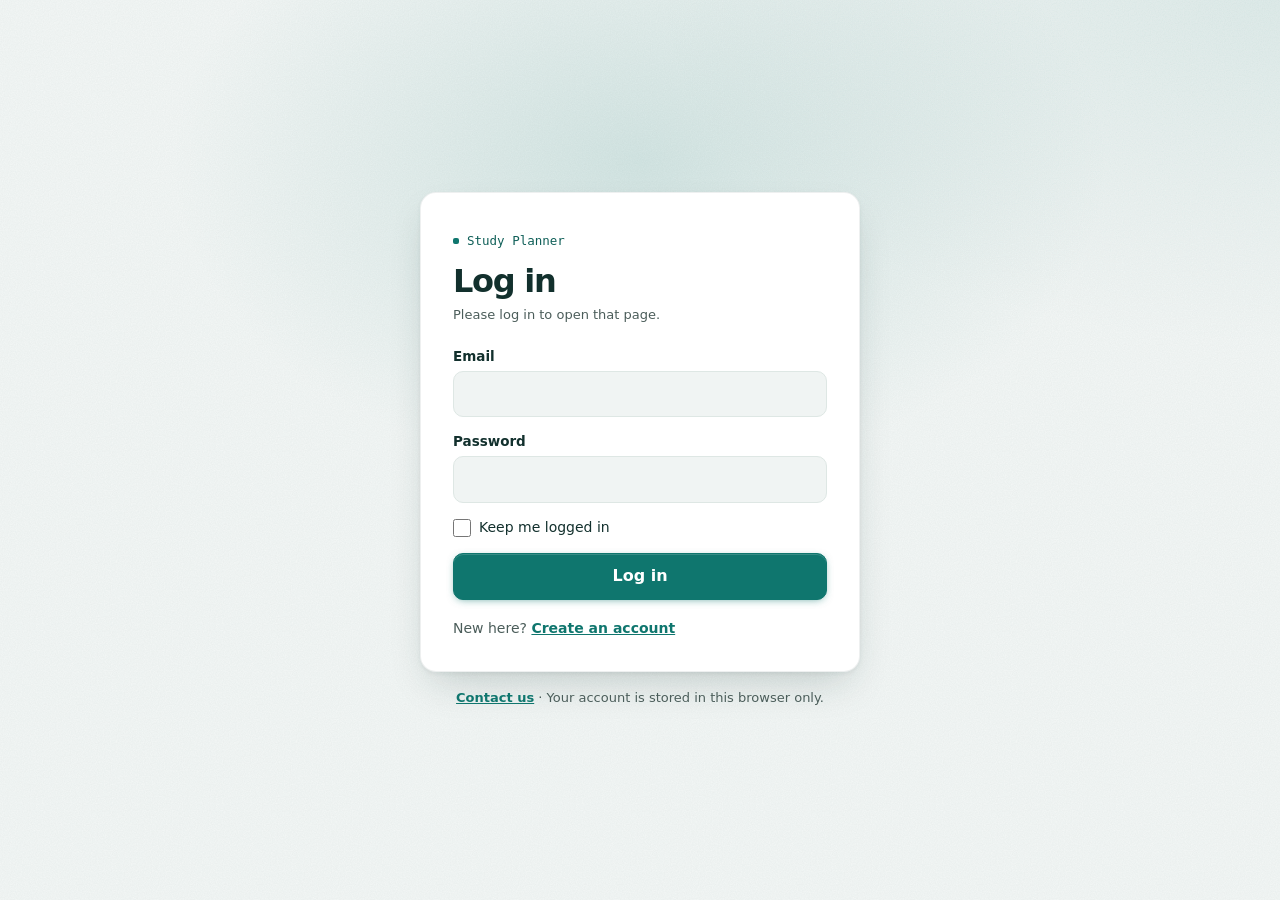
<file: schedule.html>
<!doctype html>
<html lang="en" data-auth="required">
<head>
<meta charset="utf-8">
<!-- Security policy: scripts may only come from this site (no inline or injected scripts); styles and fonts only from this site and Google Fonts. -->
<meta http-equiv="Content-Security-Policy" content="default-src 'self'; script-src 'self'; style-src 'self' https://fonts.googleapis.com; font-src https://fonts.gstatic.com; img-src 'self' data:; connect-src 'none'; object-src 'none'; base-uri 'none'; form-action 'self'">
<meta name="viewport" content="width=device-width, initial-scale=1, viewport-fit=cover">
<meta name="theme-color" content="#F4F7F6" media="(prefers-color-scheme: light)">
<meta name="theme-color" content="#0B1514" media="(prefers-color-scheme: dark)">
<link rel="preconnect" href="https://fonts.googleapis.com">
<link rel="preconnect" href="https://fonts.gstatic.com" crossorigin>
<title>Schedule · Study Planner</title>
<meta name="description" content="Your weekly class and study timetable.">
<link rel="stylesheet" href="https://fonts.googleapis.com/css2?family=Geist:wght@400;500;600;700&family=Geist+Mono:wght@400;500&display=swap">
<link rel="icon" href="assets/favicon.svg" type="image/svg+xml">
<link rel="stylesheet" href="css/style.css">
<script src="js/auth.js"></script>
</head>
<body data-view="schedule">
<a class="skip-link" href="#view">Skip to content</a>
<div class="app">
  <!-- Main navigation: a sidebar on computers, a bottom bar on phones (see css/style.css).
       On phones only the first four links fit; the rest are under "More". -->
  <nav class="appnav" aria-label="Main">
    <a class="brand" href="index.html"><img src="assets/favicon.svg" alt="" width="28" height="28"><span>Study Planner</span></a>
    <ul class="nav-list">
      <li><a href="index.html" data-view="overview"><svg viewBox="0 0 24 24" aria-hidden="true"><path d="M3 10.5 12 3l9 7.5V20a1 1 0 0 1-1 1h-5v-6H9v6H4a1 1 0 0 1-1-1z"/></svg><span>Home</span></a></li>
      <li><a href="tasks.html" data-view="tasks"><svg viewBox="0 0 24 24" aria-hidden="true"><rect x="3" y="3" width="18" height="18" rx="4"/><path d="m8 12 3 3 5-6"/></svg><span>Tasks</span></a></li>
      <li><a href="plans.html" data-view="plans"><svg viewBox="0 0 24 24" aria-hidden="true"><path d="M2 5h6a4 4 0 0 1 4 4v12a3 3 0 0 0-3-3H2z"/><path d="M22 5h-6a4 4 0 0 0-4 4v12a3 3 0 0 1 3-3h7z"/></svg><span>Plans</span></a></li>
      <li><a href="schedule.html" data-view="schedule"><svg viewBox="0 0 24 24" aria-hidden="true"><rect x="3" y="4" width="18" height="18" rx="3"/><path d="M16 2v4M8 2v4M3 10h18"/></svg><span>Schedule</span></a></li>
      <li class="nav-secondary"><a href="flashcards.html" data-view="flashcards"><svg viewBox="0 0 24 24" aria-hidden="true"><rect x="7" y="3" width="14" height="14" rx="3"/><path d="M3 8v10a3 3 0 0 0 3 3h10"/></svg><span>Flashcards</span></a></li>
      <li class="nav-secondary"><a href="focus.html" data-view="focus"><svg viewBox="0 0 24 24" aria-hidden="true"><circle cx="12" cy="13" r="8"/><path d="M12 9v4l2.5 2.5M9 2h6"/></svg><span>Focus</span></a></li>
      <li class="nav-secondary"><a href="subjects.html" data-view="subjects"><svg viewBox="0 0 24 24" aria-hidden="true"><path d="M22 10 12 5 2 10l10 5z"/><path d="M6 12v5c3 2 9 2 12 0v-5"/></svg><span>Subjects</span></a></li>
      <li class="nav-secondary"><a href="contact.html"><svg viewBox="0 0 24 24" aria-hidden="true"><rect x="2" y="4" width="20" height="16" rx="3"/><path d="m22 7-10 6L2 7"/></svg><span>Contact</span></a></li>
      <li class="nav-more-item">
        <details class="nav-more">
          <summary><svg viewBox="0 0 24 24" aria-hidden="true"><circle cx="5" cy="12" r="1.6"/><circle cx="12" cy="12" r="1.6"/><circle cx="19" cy="12" r="1.6"/></svg><span>More</span></summary>
          <div class="more-sheet">
            <a href="flashcards.html" data-view="flashcards"><svg viewBox="0 0 24 24" aria-hidden="true"><rect x="7" y="3" width="14" height="14" rx="3"/><path d="M3 8v10a3 3 0 0 0 3 3h10"/></svg>Flashcards</a>
            <a href="focus.html" data-view="focus"><svg viewBox="0 0 24 24" aria-hidden="true"><circle cx="12" cy="13" r="8"/><path d="M12 9v4l2.5 2.5M9 2h6"/></svg>Focus timer</a>
            <a href="subjects.html" data-view="subjects"><svg viewBox="0 0 24 24" aria-hidden="true"><path d="M22 10 12 5 2 10l10 5z"/><path d="M6 12v5c3 2 9 2 12 0v-5"/></svg>Subjects</a>
            <a href="contact.html"><svg viewBox="0 0 24 24" aria-hidden="true"><rect x="2" y="4" width="20" height="16" rx="3"/><path d="m22 7-10 6L2 7"/></svg>Contact</a>
            <div class="account" data-account></div>
          </div>
        </details>
      </li>
    </ul>
    <div class="account nav-account" data-account></div>
  </nav>

  <div class="main">
    <header class="pagehead">
      <p class="today-label" id="today-label"></p>
      <h1 id="page-title">Schedule</h1>
      <p class="page-sub" id="page-sub">Your weekly timetable of classes and study blocks.</p>
    </header>
    <main id="view"></main>
    <p class="foot">Your plan is saved in this browser only.</p>
  </div>
</div>
<div id="toast" role="status" aria-live="polite"><span></span></div>
<!-- Order matters: each file uses things declared in the files above it. -->
<script src="js/nav.js"></script>
<script src="js/constants.js"></script>
<script src="js/topics.js"></script>
<script src="js/utils.js"></script>
<script src="js/state.js"></script>
<script src="js/catalog.js"></script>
<script src="js/tasks.js"></script>
<script src="js/streaks.js"></script>
<script src="js/plans.js"></script>
<script src="js/overview.js"></script>
<script src="js/schedule.js"></script>
<script src="js/focus.js"></script>
<script src="js/subjects.js"></script>
<script src="js/flashcards.js"></script>
<script src="js/main.js"></script>
</body>
</html>
</file>
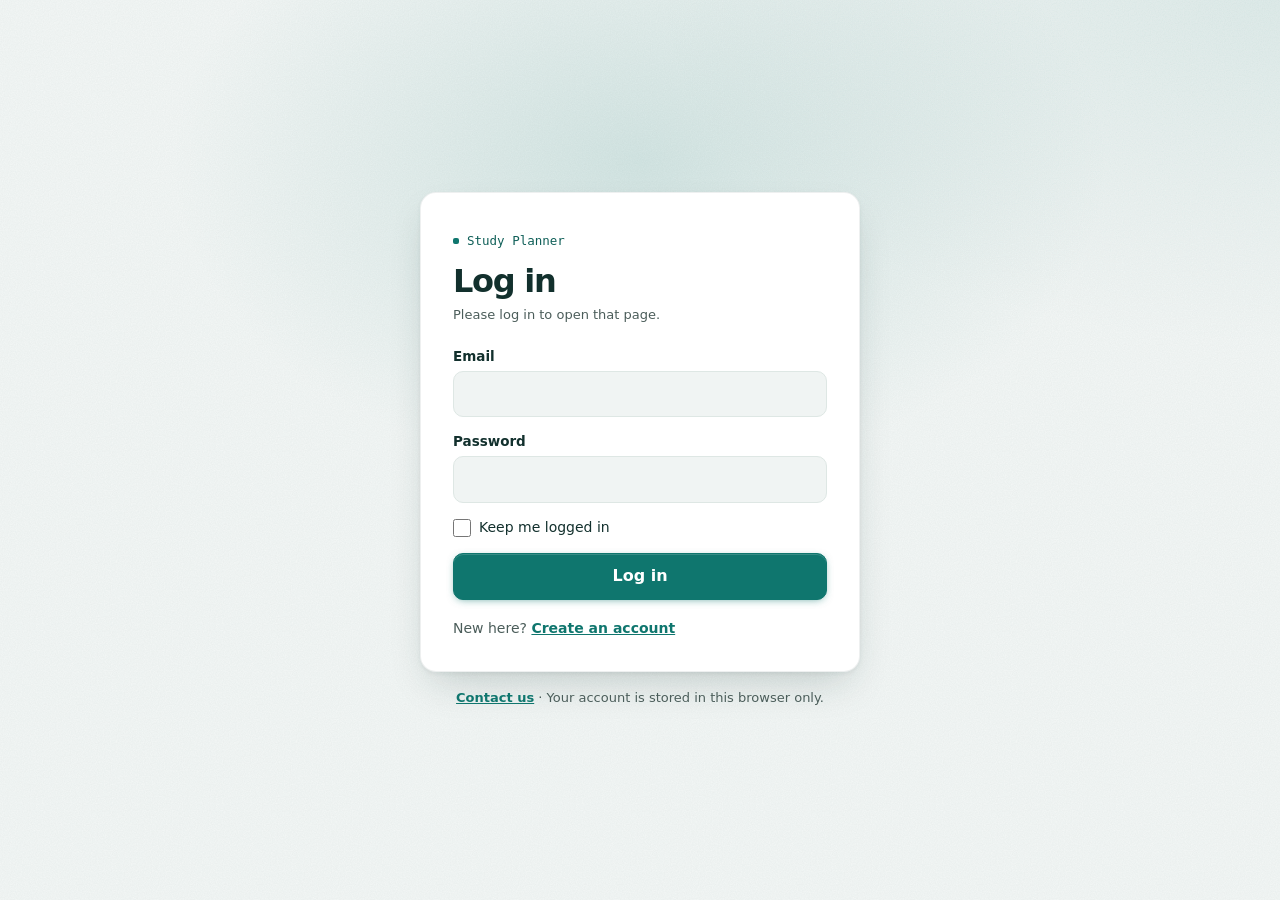
<file: subjects.html>
<!doctype html>
<html lang="en" data-auth="required">
<head>
<meta charset="utf-8">
<!-- Security policy: scripts may only come from this site (no inline or injected scripts); styles and fonts only from this site and Google Fonts. -->
<meta http-equiv="Content-Security-Policy" content="default-src 'self'; script-src 'self'; style-src 'self' https://fonts.googleapis.com; font-src https://fonts.gstatic.com; img-src 'self' data:; connect-src 'none'; object-src 'none'; base-uri 'none'; form-action 'self'">
<meta name="viewport" content="width=device-width, initial-scale=1, viewport-fit=cover">
<meta name="theme-color" content="#F4F7F6" media="(prefers-color-scheme: light)">
<meta name="theme-color" content="#0B1514" media="(prefers-color-scheme: dark)">
<link rel="preconnect" href="https://fonts.googleapis.com">
<link rel="preconnect" href="https://fonts.gstatic.com" crossorigin>
<title>Subjects · Study Planner</title>
<meta name="description" content="Manage your subjects, weekly study goals and exam dates.">
<link rel="stylesheet" href="https://fonts.googleapis.com/css2?family=Geist:wght@400;500;600;700&family=Geist+Mono:wght@400;500&display=swap">
<link rel="icon" href="assets/favicon.svg" type="image/svg+xml">
<link rel="stylesheet" href="css/style.css">
<script src="js/auth.js"></script>
</head>
<body data-view="subjects">
<a class="skip-link" href="#view">Skip to content</a>
<div class="app">
  <!-- Main navigation: a sidebar on computers, a bottom bar on phones (see css/style.css).
       On phones only the first four links fit; the rest are under "More". -->
  <nav class="appnav" aria-label="Main">
    <a class="brand" href="index.html"><img src="assets/favicon.svg" alt="" width="28" height="28"><span>Study Planner</span></a>
    <ul class="nav-list">
      <li><a href="index.html" data-view="overview"><svg viewBox="0 0 24 24" aria-hidden="true"><path d="M3 10.5 12 3l9 7.5V20a1 1 0 0 1-1 1h-5v-6H9v6H4a1 1 0 0 1-1-1z"/></svg><span>Home</span></a></li>
      <li><a href="tasks.html" data-view="tasks"><svg viewBox="0 0 24 24" aria-hidden="true"><rect x="3" y="3" width="18" height="18" rx="4"/><path d="m8 12 3 3 5-6"/></svg><span>Tasks</span></a></li>
      <li><a href="plans.html" data-view="plans"><svg viewBox="0 0 24 24" aria-hidden="true"><path d="M2 5h6a4 4 0 0 1 4 4v12a3 3 0 0 0-3-3H2z"/><path d="M22 5h-6a4 4 0 0 0-4 4v12a3 3 0 0 1 3-3h7z"/></svg><span>Plans</span></a></li>
      <li><a href="schedule.html" data-view="schedule"><svg viewBox="0 0 24 24" aria-hidden="true"><rect x="3" y="4" width="18" height="18" rx="3"/><path d="M16 2v4M8 2v4M3 10h18"/></svg><span>Schedule</span></a></li>
      <li class="nav-secondary"><a href="flashcards.html" data-view="flashcards"><svg viewBox="0 0 24 24" aria-hidden="true"><rect x="7" y="3" width="14" height="14" rx="3"/><path d="M3 8v10a3 3 0 0 0 3 3h10"/></svg><span>Flashcards</span></a></li>
      <li class="nav-secondary"><a href="focus.html" data-view="focus"><svg viewBox="0 0 24 24" aria-hidden="true"><circle cx="12" cy="13" r="8"/><path d="M12 9v4l2.5 2.5M9 2h6"/></svg><span>Focus</span></a></li>
      <li class="nav-secondary"><a href="subjects.html" data-view="subjects"><svg viewBox="0 0 24 24" aria-hidden="true"><path d="M22 10 12 5 2 10l10 5z"/><path d="M6 12v5c3 2 9 2 12 0v-5"/></svg><span>Subjects</span></a></li>
      <li class="nav-secondary"><a href="contact.html"><svg viewBox="0 0 24 24" aria-hidden="true"><rect x="2" y="4" width="20" height="16" rx="3"/><path d="m22 7-10 6L2 7"/></svg><span>Contact</span></a></li>
      <li class="nav-more-item">
        <details class="nav-more">
          <summary><svg viewBox="0 0 24 24" aria-hidden="true"><circle cx="5" cy="12" r="1.6"/><circle cx="12" cy="12" r="1.6"/><circle cx="19" cy="12" r="1.6"/></svg><span>More</span></summary>
          <div class="more-sheet">
            <a href="flashcards.html" data-view="flashcards"><svg viewBox="0 0 24 24" aria-hidden="true"><rect x="7" y="3" width="14" height="14" rx="3"/><path d="M3 8v10a3 3 0 0 0 3 3h10"/></svg>Flashcards</a>
            <a href="focus.html" data-view="focus"><svg viewBox="0 0 24 24" aria-hidden="true"><circle cx="12" cy="13" r="8"/><path d="M12 9v4l2.5 2.5M9 2h6"/></svg>Focus timer</a>
            <a href="subjects.html" data-view="subjects"><svg viewBox="0 0 24 24" aria-hidden="true"><path d="M22 10 12 5 2 10l10 5z"/><path d="M6 12v5c3 2 9 2 12 0v-5"/></svg>Subjects</a>
            <a href="contact.html"><svg viewBox="0 0 24 24" aria-hidden="true"><rect x="2" y="4" width="20" height="16" rx="3"/><path d="m22 7-10 6L2 7"/></svg>Contact</a>
            <div class="account" data-account></div>
          </div>
        </details>
      </li>
    </ul>
    <div class="account nav-account" data-account></div>
  </nav>

  <div class="main">
    <header class="pagehead">
      <p class="today-label" id="today-label"></p>
      <h1 id="page-title">Subjects</h1>
      <p class="page-sub" id="page-sub">Your courses, weekly goals and exam dates.</p>
    </header>
    <main id="view"></main>
    <p class="foot">Your plan is saved in this browser only.</p>
  </div>
</div>
<div id="toast" role="status" aria-live="polite"><span></span></div>
<!-- Order matters: each file uses things declared in the files above it. -->
<script src="js/nav.js"></script>
<script src="js/constants.js"></script>
<script src="js/topics.js"></script>
<script src="js/utils.js"></script>
<script src="js/state.js"></script>
<script src="js/catalog.js"></script>
<script src="js/tasks.js"></script>
<script src="js/streaks.js"></script>
<script src="js/plans.js"></script>
<script src="js/overview.js"></script>
<script src="js/schedule.js"></script>
<script src="js/focus.js"></script>
<script src="js/subjects.js"></script>
<script src="js/flashcards.js"></script>
<script src="js/main.js"></script>
</body>
</html>
</file>
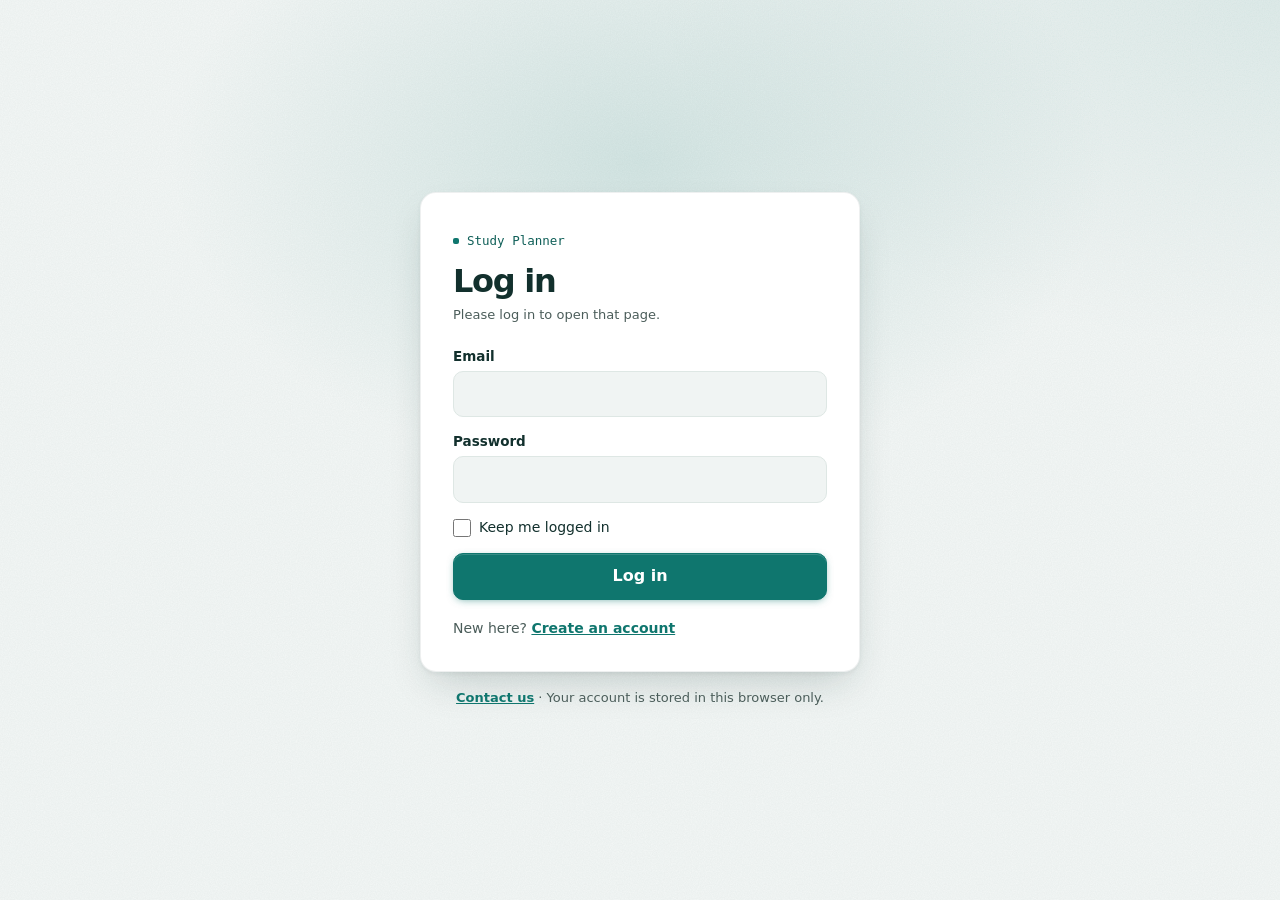
<file: tasks.html>
<!doctype html>
<html lang="en" data-auth="required">
<head>
<meta charset="utf-8">
<!-- Security policy: scripts may only come from this site (no inline or injected scripts); styles and fonts only from this site and Google Fonts. -->
<meta http-equiv="Content-Security-Policy" content="default-src 'self'; script-src 'self'; style-src 'self' https://fonts.googleapis.com; font-src https://fonts.gstatic.com; img-src 'self' data:; connect-src 'none'; object-src 'none'; base-uri 'none'; form-action 'self'">
<meta name="viewport" content="width=device-width, initial-scale=1, viewport-fit=cover">
<meta name="theme-color" content="#F4F7F6" media="(prefers-color-scheme: light)">
<meta name="theme-color" content="#0B1514" media="(prefers-color-scheme: dark)">
<link rel="preconnect" href="https://fonts.googleapis.com">
<link rel="preconnect" href="https://fonts.gstatic.com" crossorigin>
<title>Tasks · Study Planner</title>
<meta name="description" content="Track your study tasks with due dates, priorities and time estimates.">
<link rel="stylesheet" href="https://fonts.googleapis.com/css2?family=Geist:wght@400;500;600;700&family=Geist+Mono:wght@400;500&display=swap">
<link rel="icon" href="assets/favicon.svg" type="image/svg+xml">
<link rel="stylesheet" href="css/style.css">
<script src="js/auth.js"></script>
</head>
<body data-view="tasks">
<a class="skip-link" href="#view">Skip to content</a>
<div class="app">
  <!-- Main navigation: a sidebar on computers, a bottom bar on phones (see css/style.css).
       On phones only the first four links fit; the rest are under "More". -->
  <nav class="appnav" aria-label="Main">
    <a class="brand" href="index.html"><img src="assets/favicon.svg" alt="" width="28" height="28"><span>Study Planner</span></a>
    <ul class="nav-list">
      <li><a href="index.html" data-view="overview"><svg viewBox="0 0 24 24" aria-hidden="true"><path d="M3 10.5 12 3l9 7.5V20a1 1 0 0 1-1 1h-5v-6H9v6H4a1 1 0 0 1-1-1z"/></svg><span>Home</span></a></li>
      <li><a href="tasks.html" data-view="tasks"><svg viewBox="0 0 24 24" aria-hidden="true"><rect x="3" y="3" width="18" height="18" rx="4"/><path d="m8 12 3 3 5-6"/></svg><span>Tasks</span></a></li>
      <li><a href="plans.html" data-view="plans"><svg viewBox="0 0 24 24" aria-hidden="true"><path d="M2 5h6a4 4 0 0 1 4 4v12a3 3 0 0 0-3-3H2z"/><path d="M22 5h-6a4 4 0 0 0-4 4v12a3 3 0 0 1 3-3h7z"/></svg><span>Plans</span></a></li>
      <li><a href="schedule.html" data-view="schedule"><svg viewBox="0 0 24 24" aria-hidden="true"><rect x="3" y="4" width="18" height="18" rx="3"/><path d="M16 2v4M8 2v4M3 10h18"/></svg><span>Schedule</span></a></li>
      <li class="nav-secondary"><a href="flashcards.html" data-view="flashcards"><svg viewBox="0 0 24 24" aria-hidden="true"><rect x="7" y="3" width="14" height="14" rx="3"/><path d="M3 8v10a3 3 0 0 0 3 3h10"/></svg><span>Flashcards</span></a></li>
      <li class="nav-secondary"><a href="focus.html" data-view="focus"><svg viewBox="0 0 24 24" aria-hidden="true"><circle cx="12" cy="13" r="8"/><path d="M12 9v4l2.5 2.5M9 2h6"/></svg><span>Focus</span></a></li>
      <li class="nav-secondary"><a href="subjects.html" data-view="subjects"><svg viewBox="0 0 24 24" aria-hidden="true"><path d="M22 10 12 5 2 10l10 5z"/><path d="M6 12v5c3 2 9 2 12 0v-5"/></svg><span>Subjects</span></a></li>
      <li class="nav-secondary"><a href="contact.html"><svg viewBox="0 0 24 24" aria-hidden="true"><rect x="2" y="4" width="20" height="16" rx="3"/><path d="m22 7-10 6L2 7"/></svg><span>Contact</span></a></li>
      <li class="nav-more-item">
        <details class="nav-more">
          <summary><svg viewBox="0 0 24 24" aria-hidden="true"><circle cx="5" cy="12" r="1.6"/><circle cx="12" cy="12" r="1.6"/><circle cx="19" cy="12" r="1.6"/></svg><span>More</span></summary>
          <div class="more-sheet">
            <a href="flashcards.html" data-view="flashcards"><svg viewBox="0 0 24 24" aria-hidden="true"><rect x="7" y="3" width="14" height="14" rx="3"/><path d="M3 8v10a3 3 0 0 0 3 3h10"/></svg>Flashcards</a>
            <a href="focus.html" data-view="focus"><svg viewBox="0 0 24 24" aria-hidden="true"><circle cx="12" cy="13" r="8"/><path d="M12 9v4l2.5 2.5M9 2h6"/></svg>Focus timer</a>
            <a href="subjects.html" data-view="subjects"><svg viewBox="0 0 24 24" aria-hidden="true"><path d="M22 10 12 5 2 10l10 5z"/><path d="M6 12v5c3 2 9 2 12 0v-5"/></svg>Subjects</a>
            <a href="contact.html"><svg viewBox="0 0 24 24" aria-hidden="true"><rect x="2" y="4" width="20" height="16" rx="3"/><path d="m22 7-10 6L2 7"/></svg>Contact</a>
            <div class="account" data-account></div>
          </div>
        </details>
      </li>
    </ul>
    <div class="account nav-account" data-account></div>
  </nav>

  <div class="main">
    <header class="pagehead">
      <p class="today-label" id="today-label"></p>
      <h1 id="page-title">Tasks</h1>
      <p class="page-sub" id="page-sub">Everything you need to do, sorted by due date.</p>
    </header>
    <main id="view"></main>
    <p class="foot">Your plan is saved in this browser only.</p>
  </div>
</div>
<div id="toast" role="status" aria-live="polite"><span></span></div>
<!-- Order matters: each file uses things declared in the files above it. -->
<script src="js/nav.js"></script>
<script src="js/constants.js"></script>
<script src="js/topics.js"></script>
<script src="js/utils.js"></script>
<script src="js/state.js"></script>
<script src="js/catalog.js"></script>
<script src="js/tasks.js"></script>
<script src="js/streaks.js"></script>
<script src="js/plans.js"></script>
<script src="js/overview.js"></script>
<script src="js/schedule.js"></script>
<script src="js/focus.js"></script>
<script src="js/subjects.js"></script>
<script src="js/flashcards.js"></script>
<script src="js/main.js"></script>
</body>
</html>
</file>
<file: css/style.css>
/* Study Planner styles.
   Design: calm and quiet, teal for actions and the current page. White
   panels lift off a soft grey-green page with a tinted shadow (no hard
   borders); the page itself has a faint grain and teal glow so it is not
   flat. Fonts: Geist for text, Geist Mono for times, dates and counts.
   Layout: a sidebar on computers; on phones (860px and narrower) the same
   navigation becomes a bottom bar with Home, Tasks, Plans, Schedule, More.
   All colours are variables below, with a dark version for dark mode.
   Week runs Sunday to Saturday with Friday and Saturday shaded as the weekend. */
:root {
  color-scheme: light;
  --bg: #F4F7F6;
  --surface: #FFFFFF;
  --surface-2: #F0F4F3;
  --ink: #12302D;
  --muted: #4B5D5A;
  --line: #DEE7E4;
  /* Panel edge: a hairline you barely see in light mode; a real border in dark. */
  --edge: rgba(18, 48, 45, 0.07);
  --accent: #0F766E;
  --accent-ink: #FFFFFF;
  --accent-soft: #CCFBF1;
  --accent-text: #0F5F58;
  --good: #15803D;
  --warn: #B45309;
  --bad: #DC2626;
  --s0: #E0523A;
  --s1: #0D9488;
  --s2: #7C5CD6;
  --s3: #C2870A;
  --s4: #2A7BCF;
  --s5: #C2417A;
  /* Softer on big containers, tighter on small things inside them. */
  --radius: 16px;
  --radius-sm: 10px;
  --radius-xs: 6px;
  /* Shadows carry the page's teal-grey hue instead of plain black. */
  --shadow: 0 1px 2px rgba(18, 48, 45, 0.05), 0 6px 20px -8px rgba(18, 48, 45, 0.12);
  --shadow-lift: 0 2px 4px rgba(18, 48, 45, 0.06), 0 18px 40px -12px rgba(18, 48, 45, 0.22);
  /* Grain: tiny noise drawn by an inline SVG (allowed by the CSP's img-src data:). */
  --grain: url("data:image/svg+xml,%3Csvg xmlns='http://www.w3.org/2000/svg' width='180' height='180'%3E%3Cfilter id='n'%3E%3CfeTurbulence type='fractalNoise' baseFrequency='.85' numOctaves='2' stitchTiles='stitch'/%3E%3CfeColorMatrix values='0 0 0 0 .07 0 0 0 0 .19 0 0 0 0 .18 0 0 0 .07 0'/%3E%3C/filter%3E%3Crect width='100%25' height='100%25' filter='url(%23n)'/%3E%3C/svg%3E");
  --font-display: 'Geist', 'Segoe UI', system-ui, sans-serif;
  --font-body: 'Geist', 'Segoe UI', system-ui, sans-serif;
  /* Times, dates and counts use a monospace font so numbers line up. */
  --font-data: 'Geist Mono', ui-monospace, Consolas, monospace;
  --ease: cubic-bezier(0.2, 0.8, 0.2, 1);
  --nav-w: 232px;
}
@media (prefers-color-scheme: dark) {
  :root:not([data-theme="light"]) {
    --bg: #0B1514;
    --surface: #12201E;
    --surface-2: #182A27;
    --ink: #E3F4F1;
    --muted: #9DB6B2;
    --line: #26403C;
    --accent: #2DD4BF;
    --accent-ink: #04201C;
    --accent-soft: #123B36;
    --accent-text: #5EEAD4;
    --good: #4ADE80;
    --warn: #FBBF24;
    --bad: #F87171;
    --s0: #FF8068;
    --s1: #3FC4AE;
    --s2: #A58FF5;
    --s3: #E5B03A;
    --s4: #62A8F3;
    --s5: #F26FA3;
    --edge: #1E3632;
    --shadow: 0 8px 24px -12px rgba(0, 0, 0, 0.5);
    --shadow-lift: 0 18px 40px -12px rgba(0, 0, 0, 0.6);
    --grain: url("data:image/svg+xml,%3Csvg xmlns='http://www.w3.org/2000/svg' width='180' height='180'%3E%3Cfilter id='n'%3E%3CfeTurbulence type='fractalNoise' baseFrequency='.85' numOctaves='2' stitchTiles='stitch'/%3E%3CfeColorMatrix values='0 0 0 0 .85 0 0 0 0 1 0 0 0 0 .95 0 0 0 .04 0'/%3E%3C/filter%3E%3Crect width='100%25' height='100%25' filter='url(%23n)'/%3E%3C/svg%3E");
    color-scheme: dark;
  }
}
:root[data-theme="dark"] {
  --bg: #0B1514;
  --surface: #12201E;
  --surface-2: #182A27;
  --ink: #E3F4F1;
  --muted: #9DB6B2;
  --line: #26403C;
  --accent: #2DD4BF;
  --accent-ink: #04201C;
  --accent-soft: #123B36;
  --accent-text: #5EEAD4;
  --good: #4ADE80;
  --warn: #FBBF24;
  --bad: #F87171;
  --s0: #FF8068;
  --s1: #3FC4AE;
  --s2: #A58FF5;
  --s3: #E5B03A;
  --s4: #62A8F3;
  --s5: #F26FA3;
  --edge: #1E3632;
  --shadow: 0 8px 24px -12px rgba(0, 0, 0, 0.5);
  --shadow-lift: 0 18px 40px -12px rgba(0, 0, 0, 0.6);
  --grain: url("data:image/svg+xml,%3Csvg xmlns='http://www.w3.org/2000/svg' width='180' height='180'%3E%3Cfilter id='n'%3E%3CfeTurbulence type='fractalNoise' baseFrequency='.85' numOctaves='2' stitchTiles='stitch'/%3E%3CfeColorMatrix values='0 0 0 0 .85 0 0 0 0 1 0 0 0 0 .95 0 0 0 .04 0'/%3E%3C/filter%3E%3Crect width='100%25' height='100%25' filter='url(%23n)'/%3E%3C/svg%3E");
  color-scheme: dark;
}

*, *::before, *::after { box-sizing: border-box; }
html { scroll-behavior: smooth; }
body { margin: 0; }
[hidden] { display: none !important; }
body {
  /* Faint grain plus a soft teal glow in the top corner, behind everything. */
  background:
    var(--grain),
    radial-gradient(70% 55% at 100% 0%, color-mix(in srgb, var(--accent) 9%, transparent), transparent 70%),
    var(--bg);
  background-attachment: fixed;
  color: var(--ink);
  font-family: var(--font-body);
  font-size: 16px;
  line-height: 1.55;
  font-variant-numeric: tabular-nums;
  -webkit-font-smoothing: antialiased;
}
button, input, select, textarea { font: inherit; color: inherit; }
h1, h2, h3, p { margin: 0; }
h1, h2, h3 { font-family: var(--font-display); text-wrap: balance; }
p { text-wrap: pretty; }
:focus-visible { outline: 2px solid var(--accent); outline-offset: 2px; }
a, button, summary { transition: background-color 0.2s, color 0.2s, border-color 0.2s, box-shadow 0.2s, transform 0.15s var(--ease); }

/* Page entrance: the heading, then the content, rise in once on load.
   #view stays on the page while its contents are redrawn, so this does not
   replay when you tick a task. "backwards" means no transform is left behind
   afterwards (a leftover transform would break position: fixed inside). */
@keyframes rise { from { opacity: 0; transform: translateY(10px); } to { opacity: 1; transform: none; } }
.pagehead { animation: rise 0.5s var(--ease) backwards; }
#view { animation: rise 0.55s var(--ease) 0.08s backwards; }
.auth-card { animation: rise 0.55s var(--ease) backwards; }

/* ---------- app layout: sidebar + main column ---------- */
.app {
  min-height: 100vh;
  min-height: 100dvh;
  display: grid;
  grid-template-columns: var(--nav-w) minmax(0, 1fr);
}
.appnav {
  position: sticky;
  top: 0;
  height: 100vh;
  height: 100dvh;
  display: flex;
  flex-direction: column;
  gap: 6px;
  padding: 20px 14px;
  background: color-mix(in srgb, var(--surface) 82%, transparent);
  border-right: 1px solid var(--edge);
  overflow-y: auto;
}
.brand {
  display: flex;
  align-items: center;
  gap: 10px;
  padding: 6px 10px 18px;
  font-family: var(--font-display);
  font-size: 1.1rem;
  font-weight: 700;
  letter-spacing: -0.01em;
  color: var(--ink);
  text-decoration: none;
}
.nav-list { list-style: none; margin: 0; padding: 0; display: flex; flex-direction: column; gap: 2px; }
.nav-list a, .nav-more summary {
  display: flex;
  align-items: center;
  gap: 12px;
  min-height: 44px;
  padding: 10px 12px;
  border-radius: var(--radius-sm);
  color: var(--muted);
  font-weight: 600;
  text-decoration: none;
  cursor: pointer;
}
.nav-list a:hover, .nav-more summary:hover { background: var(--surface-2); color: var(--ink); }
.nav-list a:active, .nav-more summary:active { transform: scale(0.98); }
/* Current page: soft teal fill plus a short bar on the left edge. */
.nav-list a[aria-current="page"] {
  background: var(--accent-soft);
  color: var(--accent-text);
  box-shadow: inset 3px 0 0 var(--accent);
}
.appnav svg {
  width: 22px; height: 22px; flex: none;
  fill: none; stroke: currentColor; stroke-width: 2; stroke-linecap: round; stroke-linejoin: round;
}
.nav-more-item { display: none; }
.nav-more summary { list-style: none; }
.nav-more summary::-webkit-details-marker { display: none; }
.nav-account {
  margin-top: auto;
  padding: 14px 12px 4px;
  border-top: 1px solid var(--line);
  flex-direction: column;
  align-items: flex-start;
}

.main {
  width: 100%;
  max-width: 1180px;
  padding: 32px clamp(16px, 4vw, 44px) 56px;
}
.pagehead { margin-bottom: 28px; display: grid; gap: 6px; }
.pagehead h1 {
  font-size: clamp(1.9rem, 4vw, 2.75rem);
  font-weight: 700;
  letter-spacing: -0.04em;
  line-height: 1.05;
}
.page-sub { color: var(--muted); font-size: 1.02rem; max-width: 62ch; }
/* Date above the heading: small monospace text after a teal dot. */
.today-label {
  display: inline-flex;
  align-items: center;
  gap: 8px;
  font-family: var(--font-data);
  font-size: 12.5px;
  font-weight: 500;
  color: var(--accent-text);
}
.today-label:not(:empty)::before {
  content: '';
  width: 6px; height: 6px; border-radius: 2px;
  background: var(--accent);
}

/* ---------- phones and small tablets: bottom bar ---------- */
@media (max-width: 860px) {
  .app { display: block; }
  .appnav {
    position: fixed;
    top: auto; left: 0; right: 0; bottom: 0;
    z-index: 50;
    height: auto;
    flex-direction: row;
    padding: 6px 6px calc(6px + env(safe-area-inset-bottom, 0px));
    border-right: 0;
    border-top: 1px solid var(--edge);
    /* Frosted bar: content scrolling underneath shows through, blurred. */
    background: color-mix(in srgb, var(--surface) 86%, transparent);
    -webkit-backdrop-filter: blur(14px) saturate(1.4);
    backdrop-filter: blur(14px) saturate(1.4);
    overflow: visible;
  }
  /* .appnav prefix so this wins over the general .account rule further down. */
  .appnav .brand, .appnav .nav-account, .appnav .nav-secondary { display: none; }
  .nav-list { flex-direction: row; width: 100%; gap: 0; }
  .nav-list > li { flex: 1 1 0; min-width: 0; }
  .nav-more-item { display: block; }
  .nav-list a, .nav-more summary {
    flex-direction: column;
    justify-content: center;
    gap: 3px;
    min-height: 56px;
    padding: 6px 2px;
    font-size: 12px;
    text-align: center;
  }
  .nav-list a span, .nav-more summary span { white-space: nowrap; }
  /* The left-edge bar is a sidebar idea; the bottom bar uses the fill only. */
  .nav-list a[aria-current="page"] { box-shadow: none; }
  /* "More" lights up when the open page is one of the links inside it. */
  .nav-more:has(a[aria-current="page"]) summary { background: var(--accent-soft); color: var(--accent-text); }
  /* The menu is placed against the whole bar (the fixed .appnav), so it
     always opens above the bar at the right edge, inside the screen. */
  .more-sheet {
    position: absolute;
    right: 8px;
    bottom: calc(100% + 8px);
    width: min(280px, calc(100vw - 24px));
    display: flex;
    flex-direction: column;
    gap: 2px;
    padding: 8px;
    background: var(--surface);
    border: 1px solid var(--edge);
    border-radius: var(--radius);
    box-shadow: var(--shadow-lift);
  }
  .more-sheet a {
    flex-direction: row;
    justify-content: flex-start;
    gap: 12px;
    min-height: 48px;
    padding: 10px 12px;
    font-size: 15px;
    text-align: left;
    color: var(--ink);
  }
  .more-sheet .account { padding: 12px 12px 6px; margin-top: 4px; border-top: 1px solid var(--line); }
  .main { padding: 22px 16px calc(100px + env(safe-area-inset-bottom, 0px)); }
  .pagehead { margin-bottom: 16px; }
  #toast { bottom: calc(76px + env(safe-area-inset-bottom, 0px)); }
  /* When the browser scrolls to a focused field (e.g. tabbing through a
     form), leave room so the fixed bottom bar does not cover it. */
  html { scroll-padding-bottom: calc(84px + env(safe-area-inset-bottom, 0px)); }
}

.stack { display: flex; flex-direction: column; gap: 16px; }
.grid-2 {
  display: grid;
  grid-template-columns: repeat(auto-fit, minmax(min(100%, 340px), 1fr));
  gap: 16px;
}
.grid-2 > * { min-width: 0; }

/* Overview lead row: the main "Next up" panel plus a narrower context column.
   Collapses to one column (Next up first) on narrow screens. */
.lead {
  display: grid;
  grid-template-columns: minmax(0, 1.6fr) minmax(0, 1fr);
  gap: 16px;
  align-items: start;
}
.lead > * { min-width: 0; }
@media (max-width: 820px) { .lead { grid-template-columns: minmax(0, 1fr); } }
/* The main panel on a page gets a faint teal wash at the top so it reads first. */
.panel-lead {
  padding: 26px 26px 22px;
  background:
    linear-gradient(180deg, color-mix(in srgb, var(--accent) 6%, var(--surface)), var(--surface) 160px);
  border-color: color-mix(in srgb, var(--accent) 22%, var(--edge));
}
.panel-lead .panel-head { margin-bottom: 16px; }
.panel-lead .panel-head h2 { font-size: 1.6rem; font-weight: 700; letter-spacing: -0.03em; }
.panel-lead .task { padding: 14px 0; }
.panel-lead .task-title { font-size: 1.05rem; }
.row { display: flex; flex-wrap: wrap; gap: 8px; align-items: center; }

/* Panels: no hard border in light mode, just a hairline edge and a soft
   tinted shadow. Bottom padding is a touch larger than the top, which
   looks more even to the eye. */
.panel {
  background: var(--surface);
  border: 1px solid var(--edge);
  border-radius: var(--radius);
  box-shadow: var(--shadow);
  padding: 20px 22px 22px;
  min-width: 0;
}
.panel-head {
  display: flex;
  align-items: baseline;
  justify-content: space-between;
  gap: 12px;
  margin-bottom: 12px;
}
.panel-head h2 { font-size: 1.12rem; font-weight: 600; letter-spacing: -0.02em; }
.panel-head a { font-size: 14px; color: var(--accent-text); text-decoration: none; font-weight: 600; text-underline-offset: 3px; }
.panel-head a:hover { text-decoration: underline; }
.empty { color: var(--muted); padding: 8px 0; }

.notice {
  display: flex;
  flex-wrap: wrap;
  align-items: center;
  justify-content: space-between;
  gap: 12px;
  background: var(--accent-soft);
  border: 1px solid color-mix(in srgb, var(--accent) 22%, transparent);
  border-radius: var(--radius);
  padding: 14px 16px 14px 20px;
}
.notice p { flex: 1 1 280px; }

/* stats */
.stats {
  display: grid;
  grid-template-columns: repeat(auto-fit, minmax(130px, 1fr));
  gap: 16px;
  margin: 0;
}
.stats dt {
  font-size: 13.5px;
  color: var(--muted);
  font-weight: 500;
}
.stats dd {
  margin: 4px 0 0;
  font-family: var(--font-display);
  font-size: 2.4rem;
  font-weight: 600;
  letter-spacing: -0.04em;
  line-height: 1;
  font-variant-numeric: tabular-nums;
}
.stats dd small { font-size: 0.9rem; font-weight: 500; color: var(--muted); font-family: var(--font-body); }
.stats .bad { color: var(--bad); }

/* chips, pills */
.chip {
  display: inline-flex;
  align-items: center;
  gap: 6px;
  font-size: 12.5px;
  font-weight: 500;
  padding: 1px 8px;
  border-radius: var(--radius-xs);
  background: color-mix(in srgb, var(--c) 13%, var(--surface));
  border: 1px solid color-mix(in srgb, var(--c) 26%, var(--surface));
  white-space: nowrap;
  max-width: 100%;
}
.chip .dot { width: 7px; height: 7px; border-radius: 2px; background: var(--c); flex: none; }
.chip-none { --c: var(--muted); }
/* Priority: a small square tag with a soft fill, not an outlined pill. */
.pri {
  font-size: 11.5px;
  font-weight: 600;
  padding: 2px 7px;
  border-radius: 5px;
  background: color-mix(in srgb, currentColor 11%, transparent);
  white-space: nowrap;
}
.pri-high { color: var(--bad); }
.pri-med { color: var(--warn); }
.pri-low { color: var(--muted); }

/* tasks */
.tasks { list-style: none; margin: 0; padding: 0; display: flex; flex-direction: column; }
.task {
  display: grid;
  grid-template-columns: auto minmax(0, 1fr) auto auto;
  align-items: center;
  gap: 12px;
  padding: 10px 0;
  border-top: 1px solid var(--line);
}
.task:first-child { border-top: 0; }
.task input[type="checkbox"] { width: 18px; height: 18px; accent-color: var(--accent); margin: 0; }
.task-title { font-weight: 500; cursor: pointer; overflow-wrap: anywhere; }
.task.is-done .task-title { color: var(--muted); text-decoration: line-through; }
.task-meta { display: flex; flex-wrap: wrap; gap: 4px 10px; align-items: center; margin-top: 3px; font-size: 13px; color: var(--muted); }
.due, .est { font-family: var(--font-data); font-size: 13px; }
.due.late { color: var(--bad); font-weight: 500; }
.due.now { color: var(--warn); font-weight: 500; }
.icon-btn {
  background: none;
  border: 0;
  font-size: 20px;
  line-height: 1;
  color: var(--muted);
  width: 30px;
  height: 30px;
  border-radius: 6px;
  cursor: pointer;
  position: relative;
}
/* Invisible 44px hit area around the small visible button. */
.icon-btn::after { content: ''; position: absolute; inset: -7px; }
.icon-btn:hover { color: var(--bad); background: var(--surface-2); }
.panel-head a.has-late { color: var(--bad); }

/* forms */
.form {
  display: grid;
  grid-template-columns: repeat(auto-fit, minmax(150px, 1fr));
  gap: 12px;
  align-items: end;
}
.field { display: flex; flex-direction: column; gap: 4px; min-width: 0; }
.field.wide { grid-column: 1 / -1; }
.field label, .field legend { font-size: 13.5px; font-weight: 700; color: var(--ink); }
input[type="text"], input[type="search"], input[type="email"], input[type="password"], input[type="number"], input[type="date"], input[type="time"], select, textarea {
  width: 100%;
  background: var(--surface-2);
  border: 1px solid var(--line);
  border-radius: var(--radius-sm);
  padding: 10px 12px;
  min-height: 44px;
}
input, select, textarea { transition: border-color 0.2s, box-shadow 0.2s, background-color 0.2s; }
input:hover, select:hover, textarea:hover { border-color: color-mix(in srgb, var(--accent) 45%, var(--line)); }
/* Focus: a solid teal outline plus a soft halo around it. */
input:focus-visible, select:focus-visible, textarea:focus-visible {
  outline: 2px solid var(--accent);
  outline-offset: 0;
  border-color: var(--accent);
  background: var(--surface);
  box-shadow: 0 0 0 5px color-mix(in srgb, var(--accent) 16%, transparent);
}
select:disabled { opacity: 0.6; cursor: not-allowed; }
.msg { grid-column: 1 / -1; min-height: 1.2em; font-size: 13px; color: var(--bad); }
.btn {
  background: var(--accent);
  color: var(--accent-ink);
  border: 1px solid var(--accent);
  border-radius: var(--radius-sm);
  padding: 10px 18px;
  min-height: 44px;
  font-weight: 600;
  white-space: nowrap;
  cursor: pointer;
  /* A thin light line on top and a teal-tinted shadow make it feel pressable. */
  box-shadow: inset 0 1px 0 rgba(255, 255, 255, 0.16), 0 2px 8px -3px color-mix(in srgb, var(--accent) 70%, transparent);
}
.btn:hover { background: color-mix(in srgb, var(--accent) 88%, var(--ink)); border-color: color-mix(in srgb, var(--accent) 88%, var(--ink)); }
/* Pressed: shrinks a little, like a real button. */
.btn:active, .filter:active, .seg button:active, .link-btn:active { transform: scale(0.98); }
.btn-ghost { background: var(--surface); color: var(--ink); border-color: var(--line); box-shadow: none; }
.btn-ghost:hover { background: var(--surface-2); border-color: color-mix(in srgb, var(--accent) 35%, var(--line)); }
.btn.armed { background: var(--bad); border-color: var(--bad); color: #fff; }

.chips-row { display: flex; flex-wrap: wrap; gap: 8px; }
.filter {
  background: var(--surface);
  border: 1px solid var(--edge);
  border-radius: var(--radius-sm);
  padding: 7px 14px;
  min-height: 40px;
  font-weight: 500;
  cursor: pointer;
  box-shadow: 0 1px 2px rgba(18, 48, 45, 0.05);
}
.filter[aria-pressed="true"] { background: var(--ink); border-color: var(--ink); color: var(--bg); font-weight: 600; }
.filter[aria-pressed="true"] span { color: inherit; }
.filter span { font-family: var(--font-data); font-size: 12px; color: var(--muted); margin-left: 6px; }

/* overview rows */
.rows { list-style: none; margin: 0; padding: 0; }
.rows li {
  display: flex;
  flex-wrap: wrap;
  align-items: center;
  gap: 4px 12px;
  padding: 9px 0;
  border-top: 1px solid var(--line);
}
.rows li:first-child { border-top: 0; }
.rows .grow { flex: 1 1 140px; min-width: 0; overflow-wrap: anywhere; font-weight: 500; }
.mono { font-family: var(--font-data); font-size: 13px; color: var(--muted); }
.now-tag { color: var(--accent); font-weight: 600; }

.days { display: grid; grid-template-columns: repeat(7, minmax(0, 1fr)); gap: 8px; }
.day { display: grid; grid-template-rows: 16px 120px 18px; justify-items: center; }
.day .val { font-family: var(--font-data); font-size: 12px; color: var(--muted); }
.day .barwrap { width: 100%; display: flex; align-items: flex-end; justify-content: center; }
.day .bar {
  width: min(100%, 36px);
  background: color-mix(in srgb, var(--accent) 28%, var(--surface));
  border-radius: 6px 6px 2px 2px;
}
.day.today .bar { background: var(--accent); }
.day .lab { font-size: 12px; color: var(--muted); }
.day.today .lab { color: var(--ink); font-weight: 700; }

.goal { display: grid; gap: 4px; padding: 8px 0; }
.goal-top { display: flex; flex-wrap: wrap; justify-content: space-between; gap: 4px 12px; align-items: center; }
.track { height: 8px; border-radius: 99px; background: var(--line); overflow: hidden; }
.fill { height: 100%; background: var(--c); border-radius: 99px; }

/* schedule */
.tt-wrap { overflow-x: auto; }
.tt { min-width: 680px; }
.tt-head, .tt-body { display: grid; grid-template-columns: 44px repeat(7, minmax(0, 1fr)); }
.tt-head { padding-bottom: 6px; }
.tt-day { text-align: center; display: flex; flex-direction: column; align-items: center; gap: 2px; font-size: 12.5px; color: var(--muted); font-weight: 600; }
.tt-day b {
  font-family: var(--font-data);
  font-weight: 500;
  font-size: 13px;
  width: 28px;
  height: 26px;
  border-radius: 7px;
  display: grid;
  place-items: center;
  color: var(--ink);
}
.tt-day.today b { background: var(--accent); color: var(--accent-ink); }
.tt-times span {
  display: block;
  height: 44px;
  font-family: var(--font-data);
  font-size: 11px;
  color: var(--muted);
  transform: translateY(-7px);
}
.tt-col {
  position: relative;
  border-left: 1px solid var(--line);
  background-image: linear-gradient(to bottom, var(--line) 1px, transparent 1px);
  background-size: 100% 44px;
}
.tt-col.weekend { background-color: color-mix(in srgb, var(--muted) 8%, transparent); }
.tt-col.today { background-color: color-mix(in srgb, var(--accent) 7%, transparent); }
.block {
  position: absolute;
  left: 3px;
  right: 3px;
  padding: 3px 22px 3px 6px;
  border-radius: 6px;
  font-size: 12px;
  line-height: 1.25;
  overflow: hidden;
  background: color-mix(in srgb, var(--c) 24%, var(--surface));
  border: 1px solid color-mix(in srgb, var(--c) 55%, var(--surface));
}
.block .bt { display: block; font-family: var(--font-data); font-size: 11px; color: var(--muted); }
.block strong { display: block; font-weight: 600; overflow-wrap: anywhere; }
.block .bs { display: block; color: var(--muted); }
.block .x {
  position: absolute;
  top: 1px;
  right: 1px;
  width: 20px;
  height: 20px;
  font-size: 15px;
  line-height: 1;
  background: none;
  border: 0;
  border-radius: 4px;
  cursor: pointer;
  color: var(--muted);
}
/* Bigger invisible hit area; kept inside the block so it does not cover the
   block above or below. */
.block .x::after { content: ''; position: absolute; top: -1px; right: -1px; width: 36px; height: 32px; }
.block .x:hover { color: var(--bad); background: var(--surface); }
.now-line { position: absolute; left: 0; right: 0; height: 2px; background: var(--bad); z-index: 2; }
.legend-note { font-size: 12.5px; color: var(--muted); margin-top: 8px; }

/* focus */
.timer { display: flex; flex-direction: column; align-items: center; gap: 16px; }
.seg { display: flex; flex-wrap: wrap; justify-content: center; border: 1px solid var(--line); border-radius: 10px; overflow: hidden; }
.seg button { background: var(--surface); border: 0; padding: 8px 14px; font-weight: 500; cursor: pointer; }
.seg button + button { border-left: 1px solid var(--line); }
.seg button[aria-pressed="true"] { background: var(--accent-soft); font-weight: 600; }
.ring { position: relative; width: 220px; max-width: 100%; aspect-ratio: 1; }
.ring svg { width: 100%; height: 100%; display: block; }
.ring-text { position: absolute; inset: 0; display: grid; place-content: center; text-align: center; }
#tm-time { font-family: var(--font-data); font-size: 2.6rem; font-weight: 500; font-variant-numeric: tabular-nums; line-height: 1; }
#tm-mode-label { font-size: 13px; color: var(--muted); margin-top: 6px; }
#tm-ring { transition: stroke-dashoffset 0.25s linear; }
.timer .field { width: min(100%, 320px); }
.lengths { display: grid; grid-template-columns: repeat(3, minmax(0, 1fr)); gap: 10px; width: min(100%, 320px); }

/* subjects */
.swatches { display: flex; flex-wrap: wrap; gap: 8px; border: 0; padding: 0; margin: 0; }
.swatches label { cursor: pointer; }
.swatches input { position: absolute; opacity: 0; width: 1px; height: 1px; }
.swatches span {
  display: block;
  width: 30px;
  height: 30px;
  border-radius: 50%;
  background: var(--c);
  border: 3px solid var(--surface);
  box-shadow: 0 0 0 1px var(--line);
}
.swatches input:checked + span { box-shadow: 0 0 0 2px var(--ink); }
.swatches input:focus-visible + span { outline: 2px solid var(--accent); outline-offset: 3px; }
.subj { display: grid; grid-template-columns: minmax(0, 1.2fr) minmax(0, 2fr) auto; gap: 8px 16px; align-items: center; padding: 12px 0; border-top: 1px solid var(--line); }
.subj:first-child { border-top: 0; }
.subj > * { min-width: 0; }

/* plans, cards, streak */
textarea { resize: vertical; font-family: inherit; line-height: 1.4; }
.muted-note { font-size: 13px; color: var(--muted); }
.tag {
  display: inline-block;
  font-family: var(--font-data);
  font-size: 11.5px;
  padding: 1px 8px;
  border-radius: 999px;
  border: 1px solid var(--line);
  color: var(--muted);
  white-space: nowrap;
}
.filters { display: grid; grid-template-columns: minmax(0, 2fr) repeat(2, minmax(0, 1fr)); gap: 12px; }
.plans { display: grid; gap: 12px; }
.plan { background: var(--surface); border: 1px solid var(--edge); border-radius: var(--radius); box-shadow: var(--shadow); min-width: 0; transition: box-shadow 0.25s var(--ease); }
.plan:hover, .plan[open] { box-shadow: var(--shadow-lift); }
.plan > summary { list-style: none; cursor: pointer; padding: 14px 18px; display: grid; gap: 8px; }
.plan > summary::-webkit-details-marker { display: none; }
.plan-top { display: flex; flex-wrap: wrap; align-items: center; gap: 6px 10px; }
.plan-top h3 { font-size: 1.05rem; font-weight: 700; flex: 1 1 180px; min-width: 0; }
.plan-top::after { content: '\25B8'; color: var(--muted); }
.plan[open] .plan-top::after { content: '\25BE'; }
.plan-body { padding: 0 18px 18px; display: grid; gap: 16px; }
.pday-head { display: flex; flex-wrap: wrap; align-items: baseline; gap: 4px 12px; font-weight: 600; }
.rows input[type="checkbox"] { width: 18px; height: 18px; accent-color: var(--accent); margin: 0; flex: none; }
.rows .sub { display: block; font-size: 13px; color: var(--muted); font-weight: 400; }
.rows .late-tag { color: var(--bad); font-family: var(--font-data); font-size: 12px; }
.copybox { width: 100%; }
.qcard {
  border: 1px solid var(--edge);
  border-radius: var(--radius-sm);
  padding: 22px;
  background: var(--surface-2);
  display: grid;
  gap: 14px;
  min-height: 150px;
  align-content: start;
}
.qcard .q { font-family: var(--font-display); font-size: 1.35rem; font-weight: 500; line-height: 1.3; overflow-wrap: anywhere; }
.qcard .a { border-top: 1px dashed var(--line); padding-top: 14px; overflow-wrap: anywhere; }
.streak { margin-top: 18px; display: grid; gap: 6px; }
.streak-top { display: flex; flex-wrap: wrap; justify-content: space-between; gap: 4px 12px; }
.strip { display: grid; grid-template-columns: repeat(14, minmax(0, 22px)); gap: 4px; }
.sq { aspect-ratio: 1; max-width: 100%; border-radius: 4px; background: var(--line); }
.sq.on { background: var(--accent); }
.sq.today { outline: 2px solid var(--ink); outline-offset: 1px; }
@media (max-width: 560px) { .filters { grid-template-columns: 1fr; } }

.foot { margin-top: 32px; font-family: var(--font-data); font-size: 13px; color: var(--muted); }
.foot-error { color: var(--warn); font-weight: 600; }

#toast {
  position: fixed;
  left: 0;
  right: 0;
  bottom: 0;
  display: flex;
  justify-content: center;
  padding: 0 max(16px, env(safe-area-inset-left, 0px)) calc(16px + env(safe-area-inset-bottom, 0px)) max(16px, env(safe-area-inset-right, 0px));
  pointer-events: none;
  opacity: 0;
  visibility: hidden;
  transform: translateY(8px);
  transition: opacity 0.2s, transform 0.2s, visibility 0.2s;
}
#toast.show { opacity: 1; visibility: visible; transform: none; }
#toast span {
  display: flex;
  align-items: center;
  gap: 14px;
  background: var(--ink);
  color: var(--bg);
  padding: 9px 16px;
  border-radius: var(--radius-sm);
  font-weight: 600;
}
#toast .toast-act {
  pointer-events: auto;
  background: none;
  border: 0;
  margin: -6px -8px -6px 0;
  padding: 6px 8px;
  min-height: 36px;
  border-radius: 6px;
  color: var(--accent-soft);
  font-weight: 700;
  text-decoration: underline;
  text-underline-offset: 3px;
  cursor: pointer;
}
#toast .toast-act:focus-visible { outline-color: var(--accent-soft); }

/* Touch screens: fingers need ~44px targets. */
@media (pointer: coarse) {
  .filter, .seg button { min-height: 44px; }
  .panel-head a { min-height: 44px; display: inline-flex; align-items: center; }
  .task input[type="checkbox"], .rows input[type="checkbox"] { width: 22px; height: 22px; }
  #toast .toast-act { min-height: 44px; }
}

@media (max-width: 560px) {
  .task { grid-template-columns: auto minmax(0, 1fr) auto; }
  .task .pri { display: none; }
  .subj { grid-template-columns: 1fr; }
}
@media (prefers-reduced-motion: reduce) {
  html { scroll-behavior: auto; }
  #tm-ring, #toast { transition: none; }
  .pagehead, #view, .auth-card { animation: none; }
  .btn:active, .filter:active, .seg button:active, .link-btn:active,
  .nav-list a:active, .nav-more summary:active { transform: none; }
}

/* ---------- accounts: account area, login, register, contact ---------- */
.account { display: flex; flex-wrap: wrap; align-items: center; gap: 4px 12px; font-size: 13.5px; color: var(--muted); }
.account a, .link-btn {
  /* 44px tall so it is easy to tap on a phone. */
  display: inline-flex; align-items: center; min-height: 44px;
  background: none; border: 0; padding: 0; cursor: pointer;
  color: var(--accent); font-weight: 600; text-decoration: none;
}
.account a:hover, .link-btn:hover { text-decoration: underline; }

/* Login and register: one centred card, lifted off the page, with a soft
   teal glow behind it so the page is not an empty flat colour. */
.auth-page {
  min-height: 100vh;
  min-height: 100dvh;
  display: flex; flex-direction: column; align-items: center; justify-content: center;
  gap: 16px;
  padding: 32px max(16px, env(safe-area-inset-left, 0px));
  background: radial-gradient(42rem 28rem at 50% 18%, color-mix(in srgb, var(--accent) 14%, transparent), transparent 70%);
}
.auth-card { width: 100%; max-width: 440px; padding: 34px 32px 32px; box-shadow: var(--shadow-lift); }
.auth-brand {
  display: inline-flex; align-items: center; gap: 8px;
  font-family: var(--font-data); font-size: 12.5px; font-weight: 500;
  color: var(--accent-text); margin-bottom: 14px;
}
.auth-brand::before { content: ''; width: 6px; height: 6px; border-radius: 2px; background: var(--accent); }
.auth-card h1 { font-size: 2rem; font-weight: 700; letter-spacing: -0.04em; line-height: 1.1; margin-bottom: 6px; }
.auth-form { display: flex; flex-direction: column; gap: 14px; margin-top: 20px; }
.auth-switch { margin-top: 18px; font-size: 14px; color: var(--muted); }
.auth-switch a, .auth-foot a { color: var(--accent); font-weight: 600; }
.auth-foot { font-size: 13px; color: var(--muted); text-align: center; }

/* Field messages: a hint under the input, an error in red when invalid. */
.field-hint { font-size: 12.5px; color: var(--muted); }
.field-error { font-size: 13px; color: var(--bad); }
.field-error:empty { display: none; }
input[aria-invalid="true"], select[aria-invalid="true"], textarea[aria-invalid="true"] {
  border-color: var(--bad);
  box-shadow: 0 0 0 1px var(--bad);
}
.form-error { font-size: 14px; font-weight: 600; color: var(--bad); }
.form-error:empty { display: none; }
.form-success { font-size: 14px; font-weight: 600; color: var(--good); }
.form-success:empty { display: none; }
.check { display: flex; align-items: center; gap: 8px; font-size: 14px; cursor: pointer; }
.check input { width: 18px; height: 18px; margin: 0; accent-color: var(--accent); }
.btn-full { width: 100%; }
.btn:disabled { opacity: 0.6; cursor: progress; filter: none; }

/* Contact: form beside the sent messages; stacks on narrow screens. */
.contact-layout {
  display: grid;
  grid-template-columns: minmax(0, 1.4fr) minmax(0, 1fr);
  gap: 16px;
  align-items: start;
}
@media (max-width: 820px) { .contact-layout { grid-template-columns: minmax(0, 1fr); } }
.contact-layout .auth-form { margin-top: 14px; }
.contact-layout .btn { align-self: flex-start; }
.sent-list { list-style: none; margin: 0; padding: 0; display: flex; flex-direction: column; gap: 12px; }
.sent-list li:not(.empty) { border-top: 1px solid var(--line); padding-top: 12px; overflow-wrap: anywhere; }
.sent-list li:first-child { border-top: 0; padding-top: 0; }
.sent-head { font-size: 12.5px; font-weight: 600; color: var(--muted); margin-bottom: 2px; }

/* Skip link: hidden until a keyboard user presses Tab, then it appears at
   the top so they can jump past the header and navigation. */
.skip-link {
  position: absolute; left: 16px; top: -100px; z-index: 100;
  background: var(--accent); color: var(--accent-ink);
  padding: 10px 16px; border-radius: 8px; font-weight: 600; text-decoration: none;
}
.skip-link:focus { top: 12px; }

/* Touch: no 300ms double-tap-zoom delay on controls, and a soft accent
   flash on tap instead of the browser's default grey box. */
a, button, input, select, textarea, label { touch-action: manipulation; }
html { -webkit-tap-highlight-color: color-mix(in srgb, var(--accent) 18%, transparent); }

/* Hover feedback for the task filter chips and the timer mode switch. */
.filter:hover { border-color: var(--accent); }
.seg button:hover { background: var(--surface-2); }
.seg button[aria-pressed="true"]:hover { background: var(--accent-soft); }

/* Planner forms: the field with a problem gets a red outline (the
   aria-invalid rule above) and its message is linked to it. */

/* Timetable on phones: the week scrolls sideways, so keep the hour labels
   (and the empty corner above them) pinned to the left edge. */
.tt-times, .tt-head > div:first-child {
  position: sticky;
  left: 0;
  z-index: 3;
  background: var(--surface);
}

/* Study Plans: "this subject has no topics yet" note under the dropdown. */
.desc-warn { color: var(--warn); font-weight: 600; }

/* Form headings, the "type your own subject" toggle, catalogue labels. */
.form-title { grid-column: 1 / -1; font-size: 1.15rem; font-weight: 600; letter-spacing: -0.02em; margin-bottom: 2px; }
.summary-btn { cursor: pointer; font-weight: 700; color: var(--accent-text); list-style: none; display: flex; align-items: center; gap: 8px; min-height: 44px; }
.summary-btn::-webkit-details-marker { display: none; }
.summary-btn::before { content: '+'; display: grid; place-items: center; width: 24px; height: 24px; border-radius: 50%; background: var(--accent-soft); font-weight: 700; }
details[open] > .summary-btn::before { content: '\2212'; }
.subj-where { font-size: 12.5px; font-weight: 600; color: var(--accent-text); margin-top: 4px; }

/* Form buttons sit on their own row, as wide as their label, so a long
   label like "Add to my subjects" is never squeezed into a narrow grid
   column. On phones they take the full width, easy to tap with a thumb. */
.form > .btn { grid-column: 1 / -1; justify-self: start; width: auto; }
@media (max-width: 560px) {
  .form > .btn { justify-self: stretch; width: 100%; }
}
</file>
